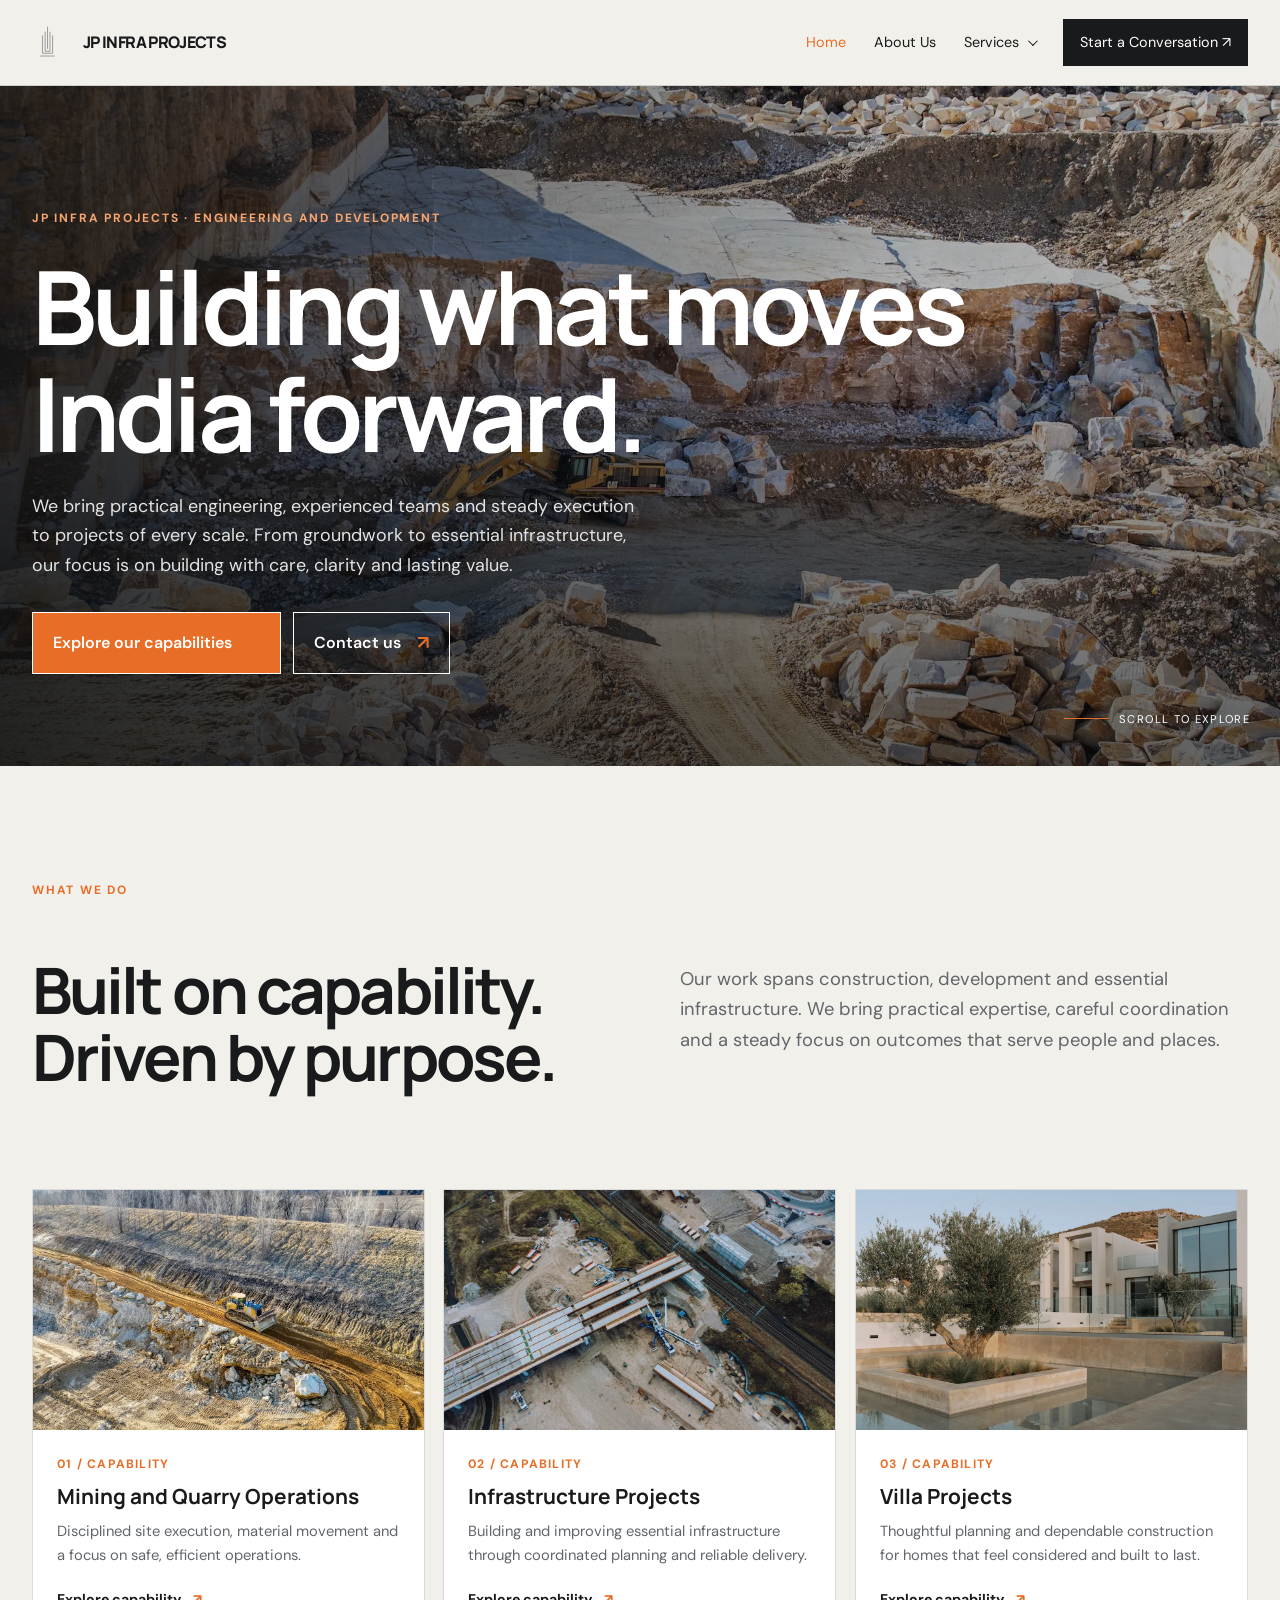
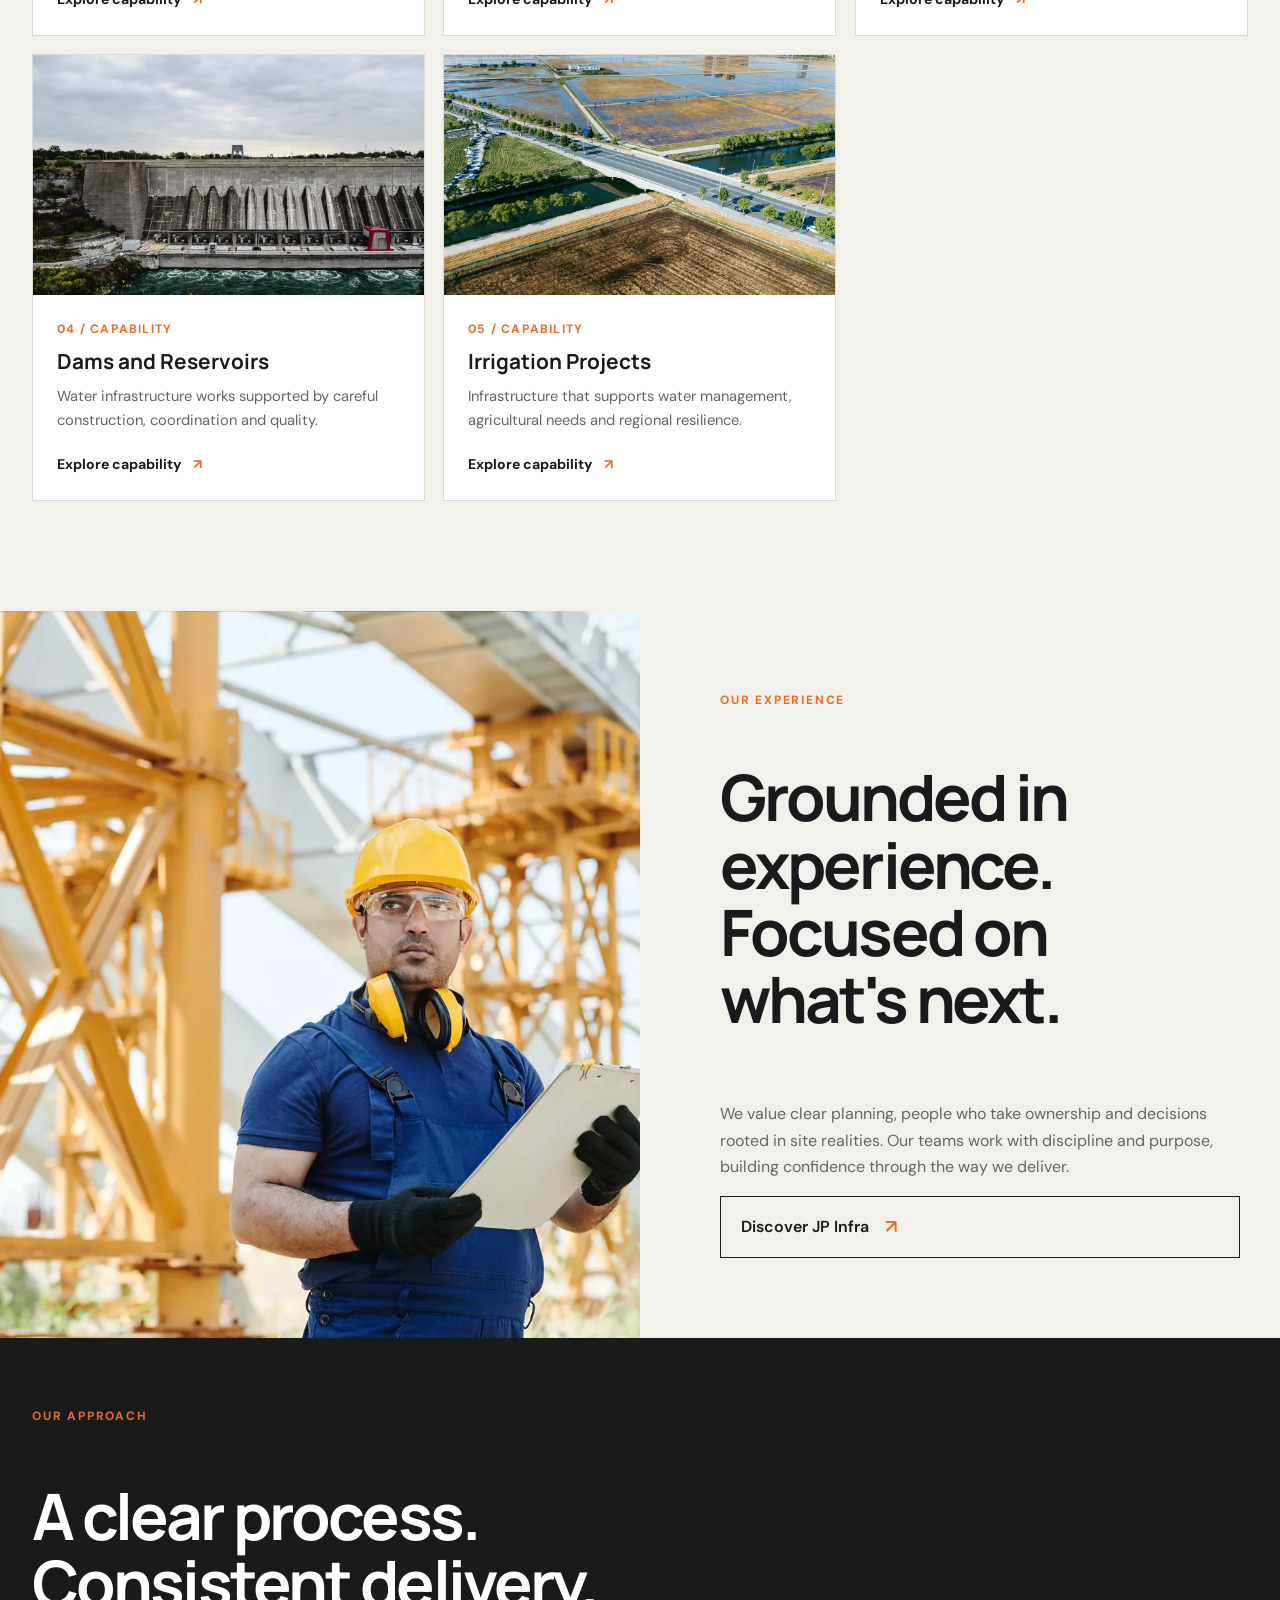
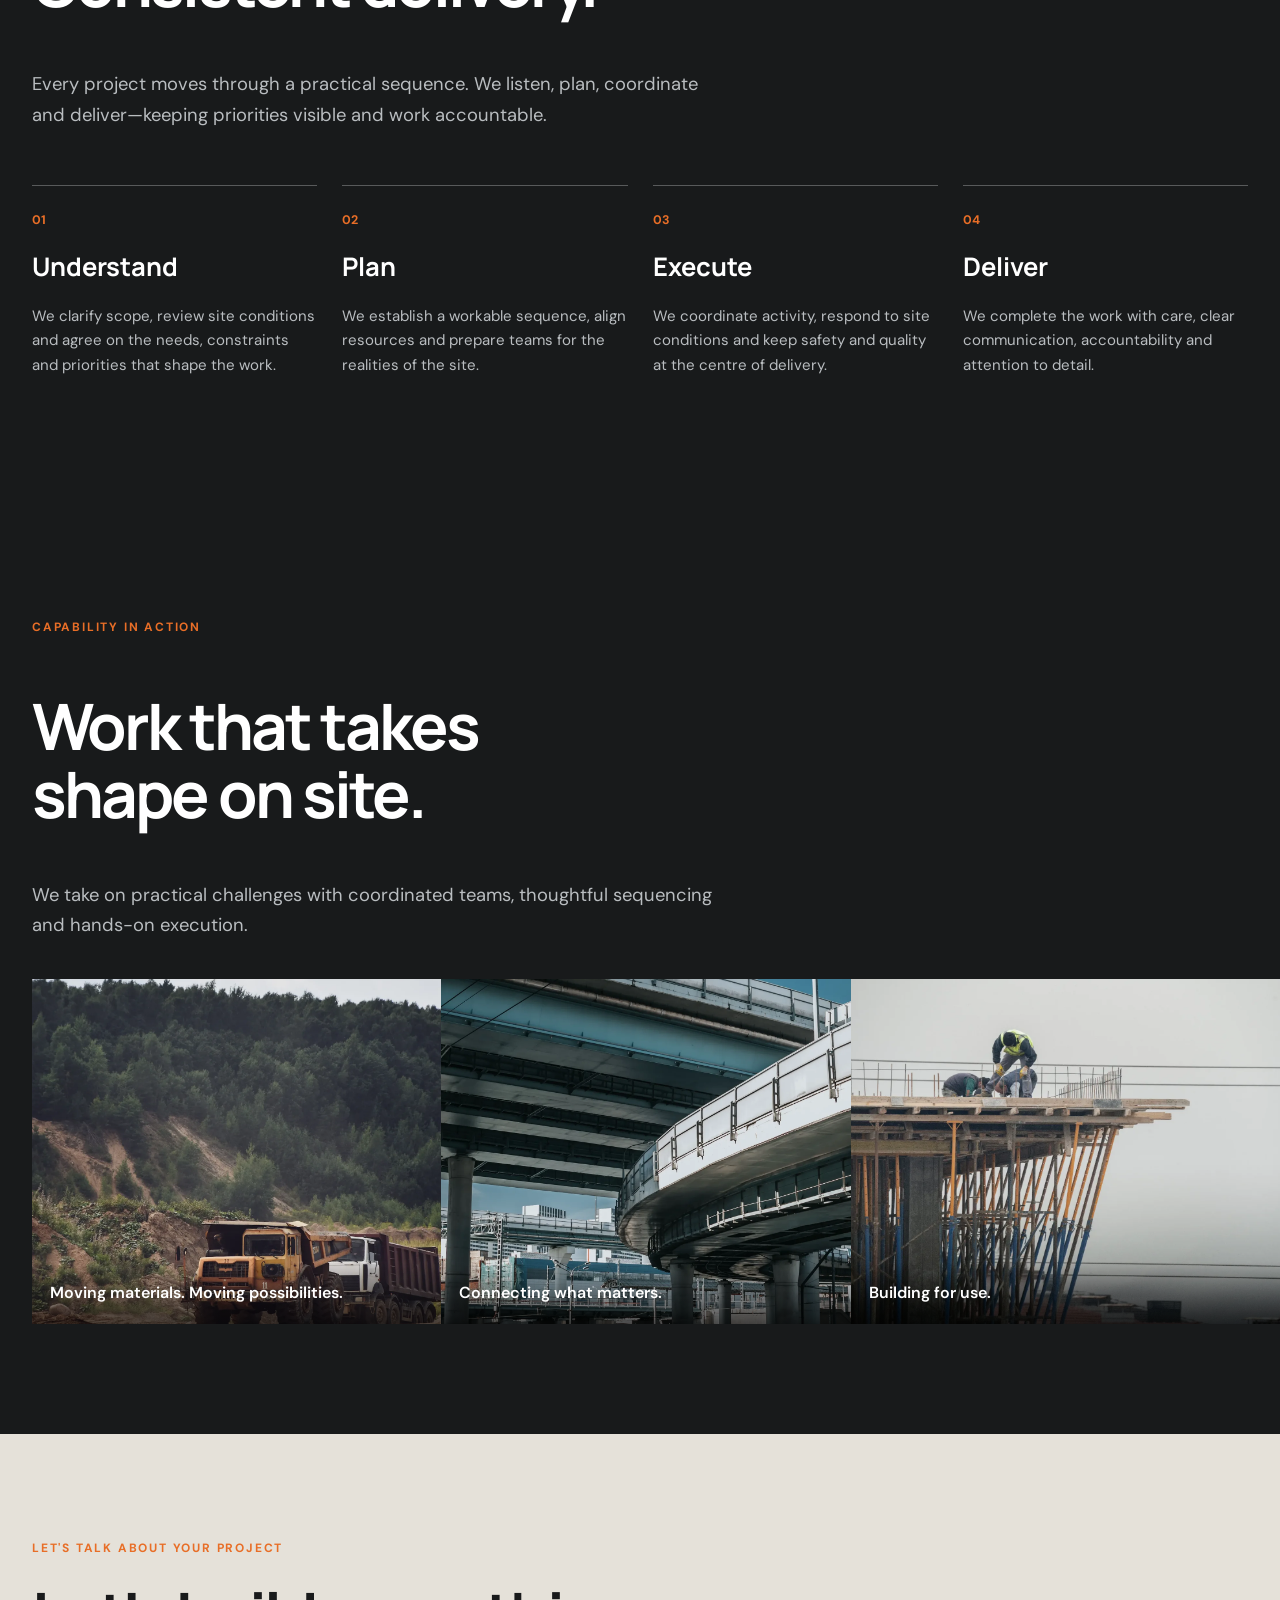
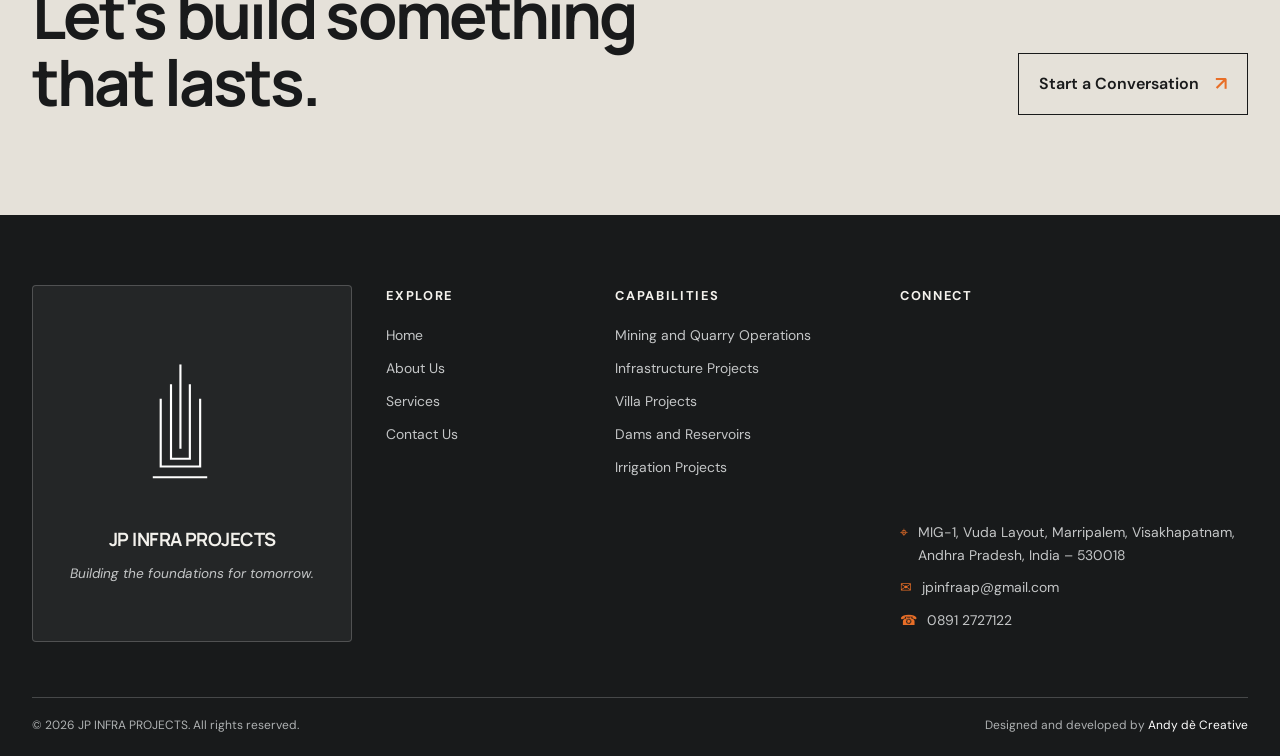
<file: index.html>
<!DOCTYPE html><html lang="en"><head><meta charset="UTF-8"><meta name="viewport" content="width=device-width, initial-scale=1"><meta name="description" content="JP Infra Projects — Engineering, construction, infrastructure and development in India."><meta name="theme-color" content="#181a1b"><title>JP Infra Projects | JP INFRA PROJECTS</title><link rel="icon" type="image/svg+xml" href="assets/jp-infra-logo.svg"><link rel="stylesheet" href="assets/styles.css"></head><body data-page="home"><div id="app"></div><script src="assets/site.js"></script></body></html>
</file>
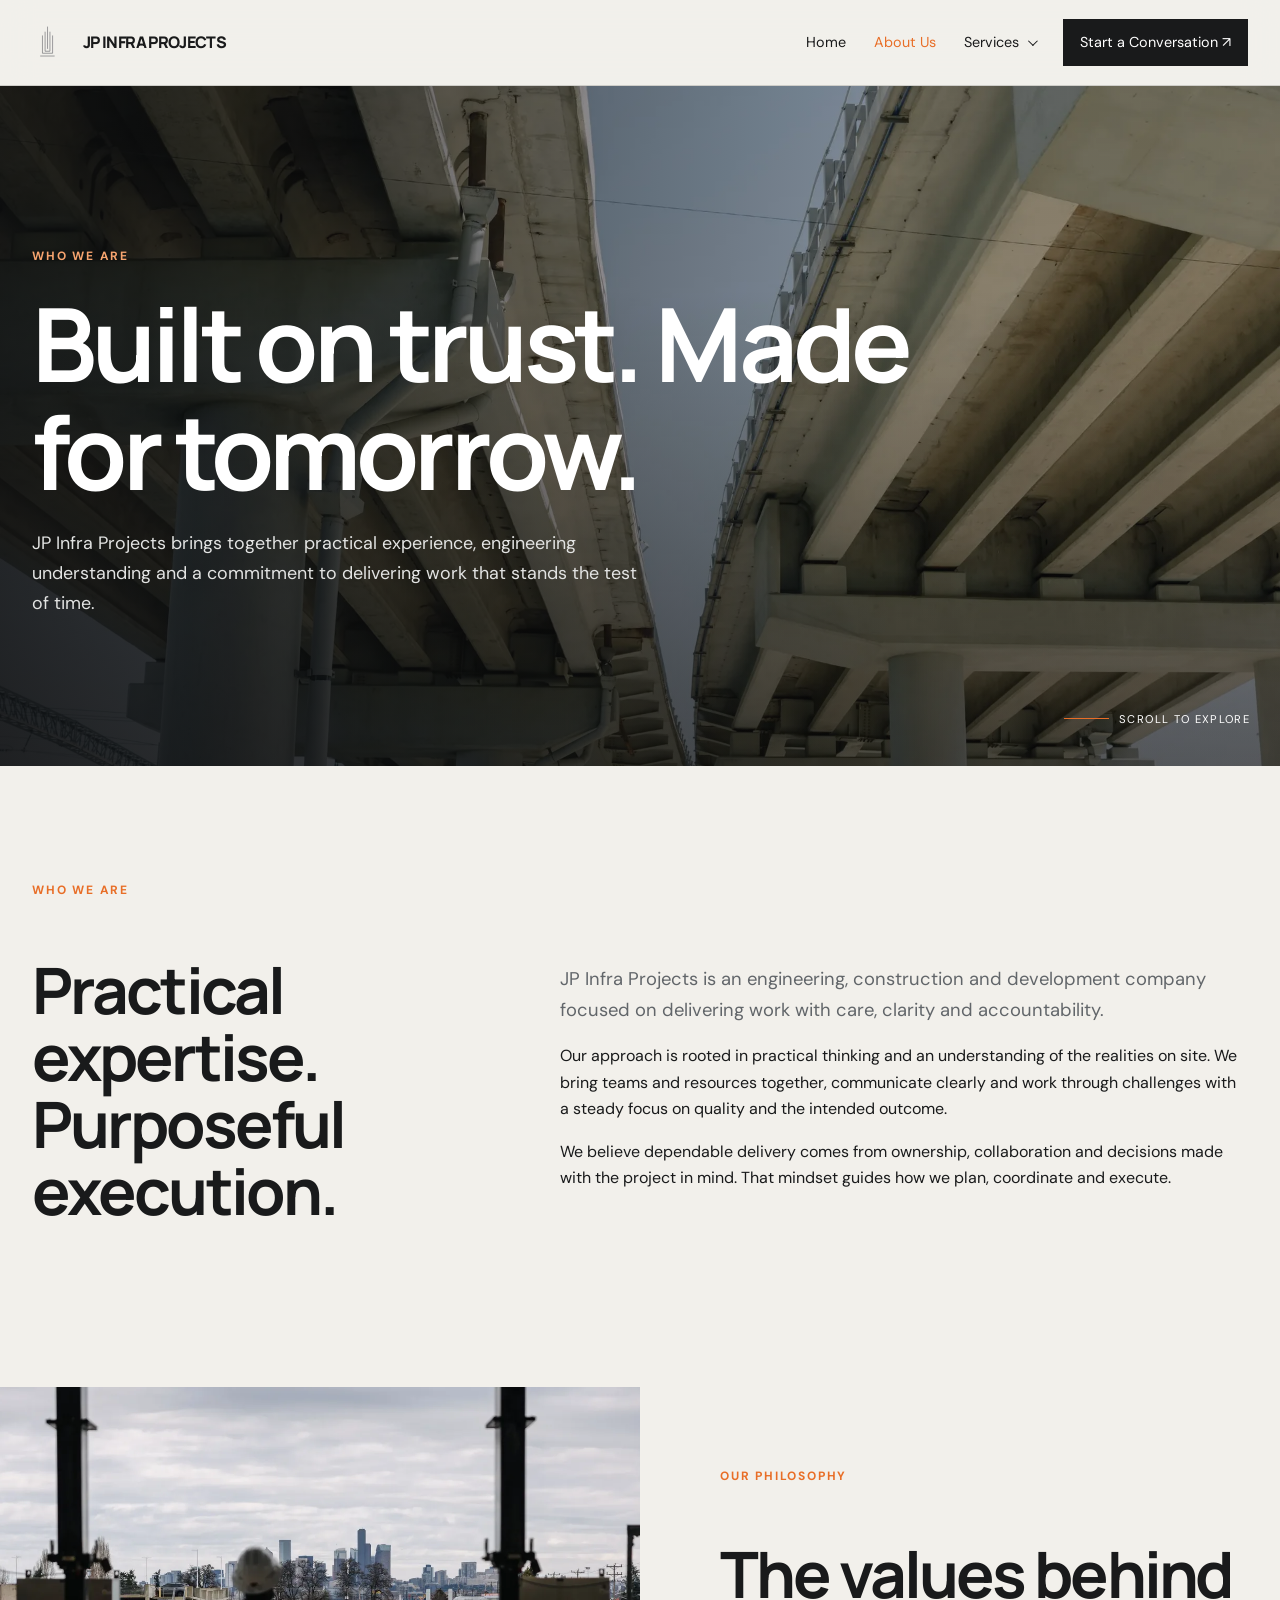
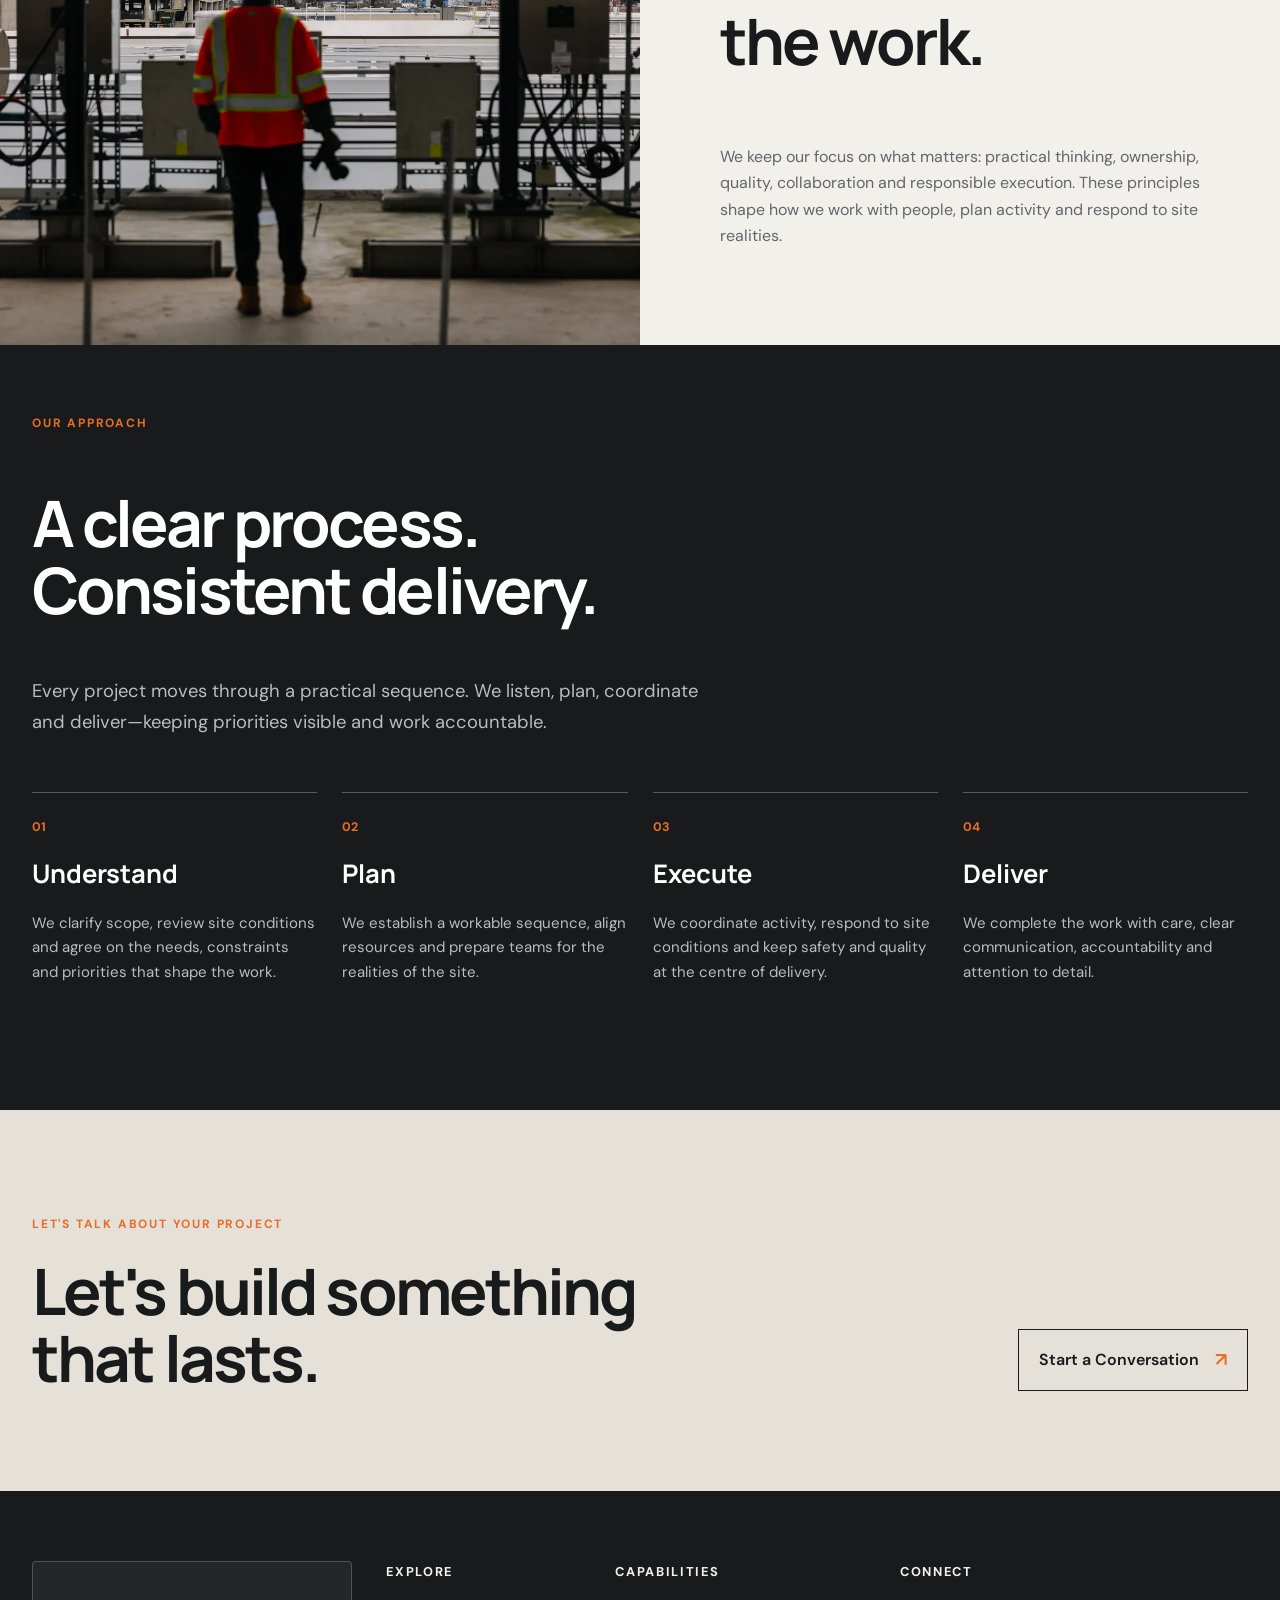
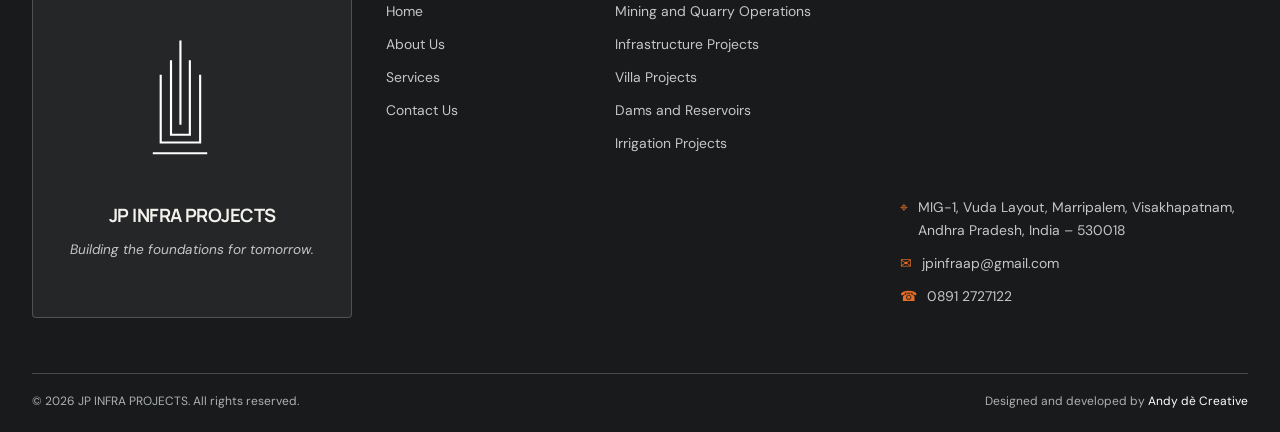
<file: about.html>
<!DOCTYPE html><html lang="en"><head><meta charset="UTF-8"><meta name="viewport" content="width=device-width, initial-scale=1"><meta name="description" content="JP Infra Projects — Engineering, construction, infrastructure and development in India."><meta name="theme-color" content="#181a1b"><title>About | JP INFRA PROJECTS</title><link rel="icon" type="image/svg+xml" href="assets/jp-infra-logo.svg"><link rel="stylesheet" href="assets/styles.css"></head><body data-page="about"><div id="app"></div><script src="assets/site.js"></script></body></html>
</file>
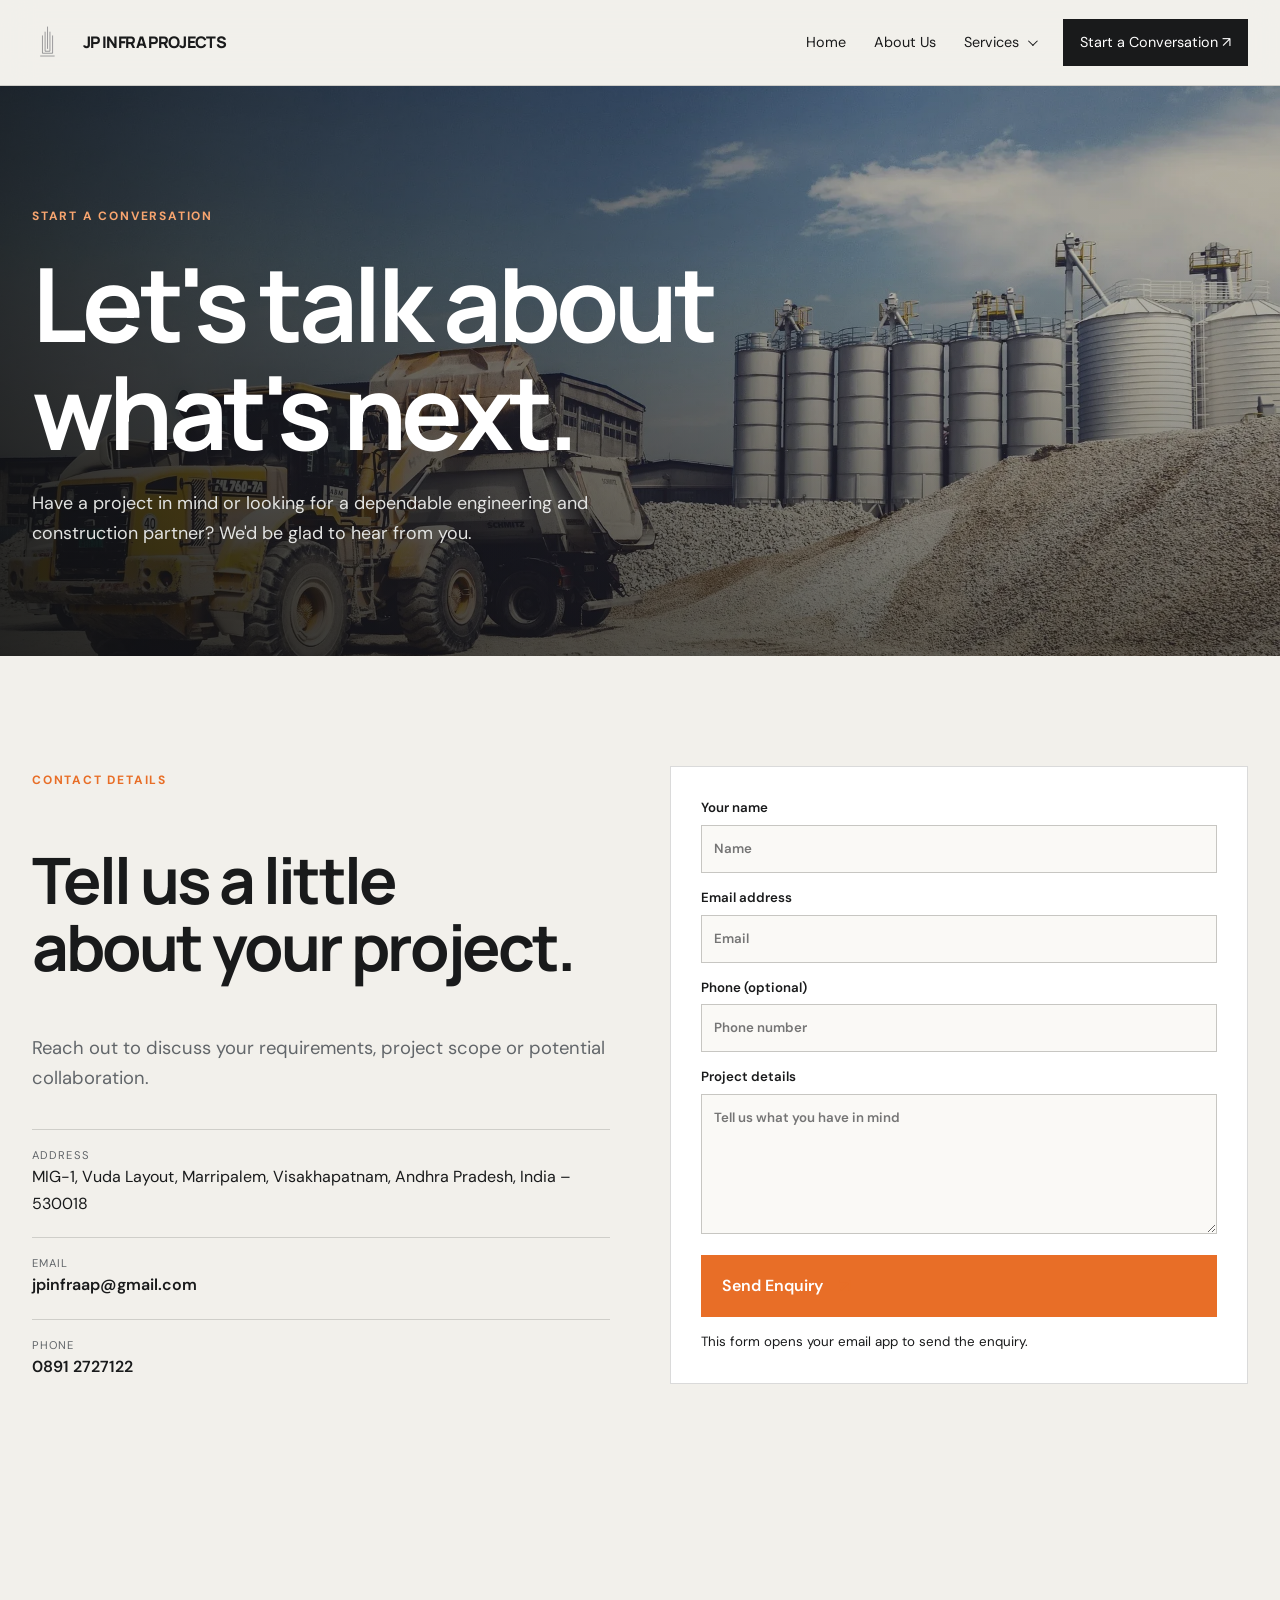
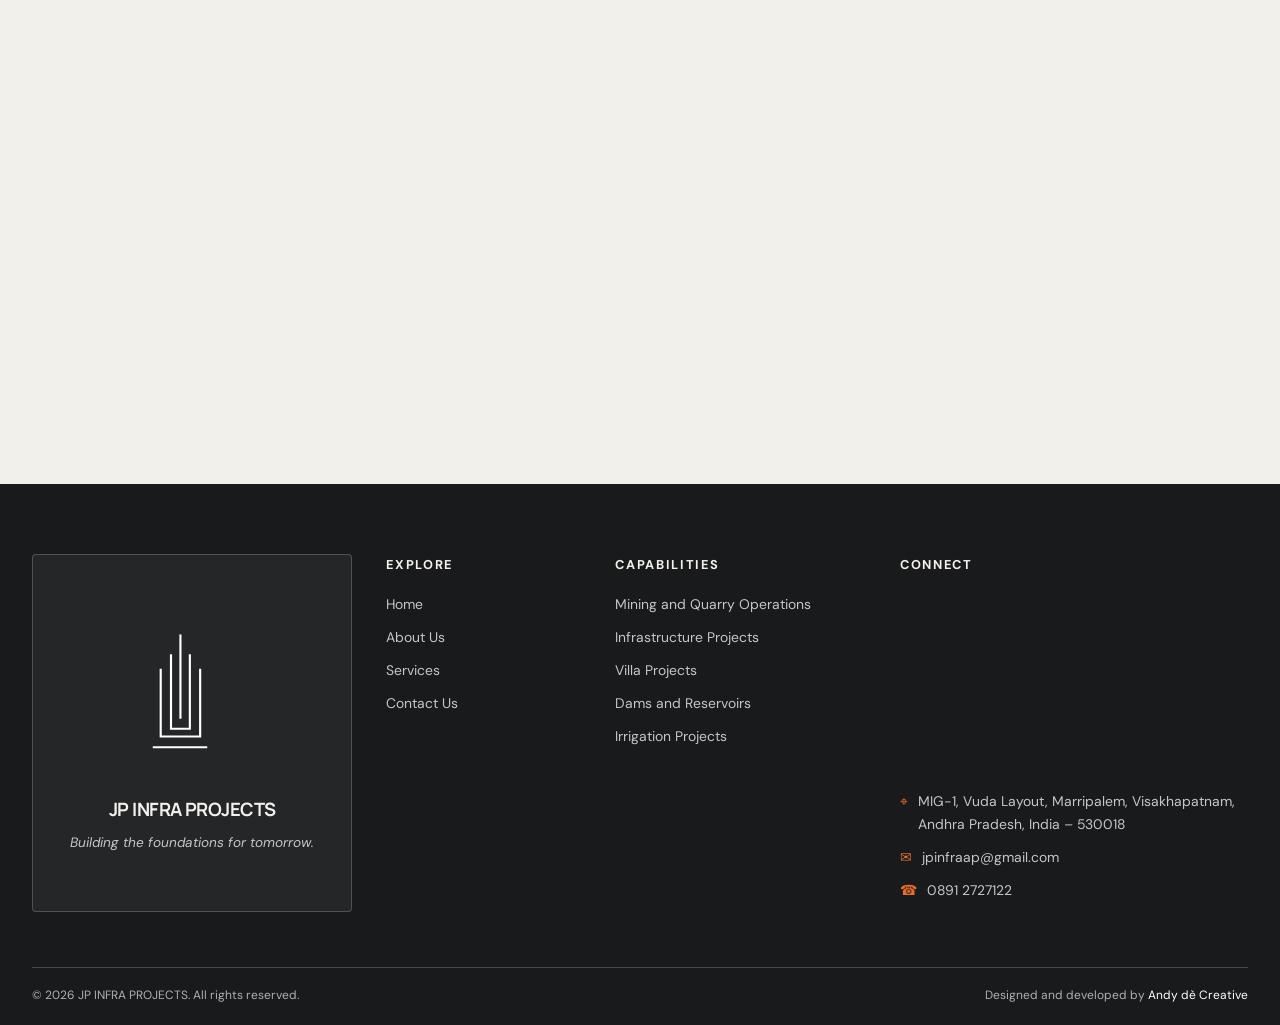
<file: contact.html>
<!DOCTYPE html><html lang="en"><head><meta charset="UTF-8"><meta name="viewport" content="width=device-width, initial-scale=1"><meta name="description" content="JP Infra Projects — Engineering, construction, infrastructure and development in India."><meta name="theme-color" content="#181a1b"><title>Contact | JP INFRA PROJECTS</title><link rel="icon" type="image/svg+xml" href="assets/jp-infra-logo.svg"><link rel="stylesheet" href="assets/styles.css"></head><body data-page="contact"><div id="app"></div><script src="assets/site.js"></script></body></html>
</file>
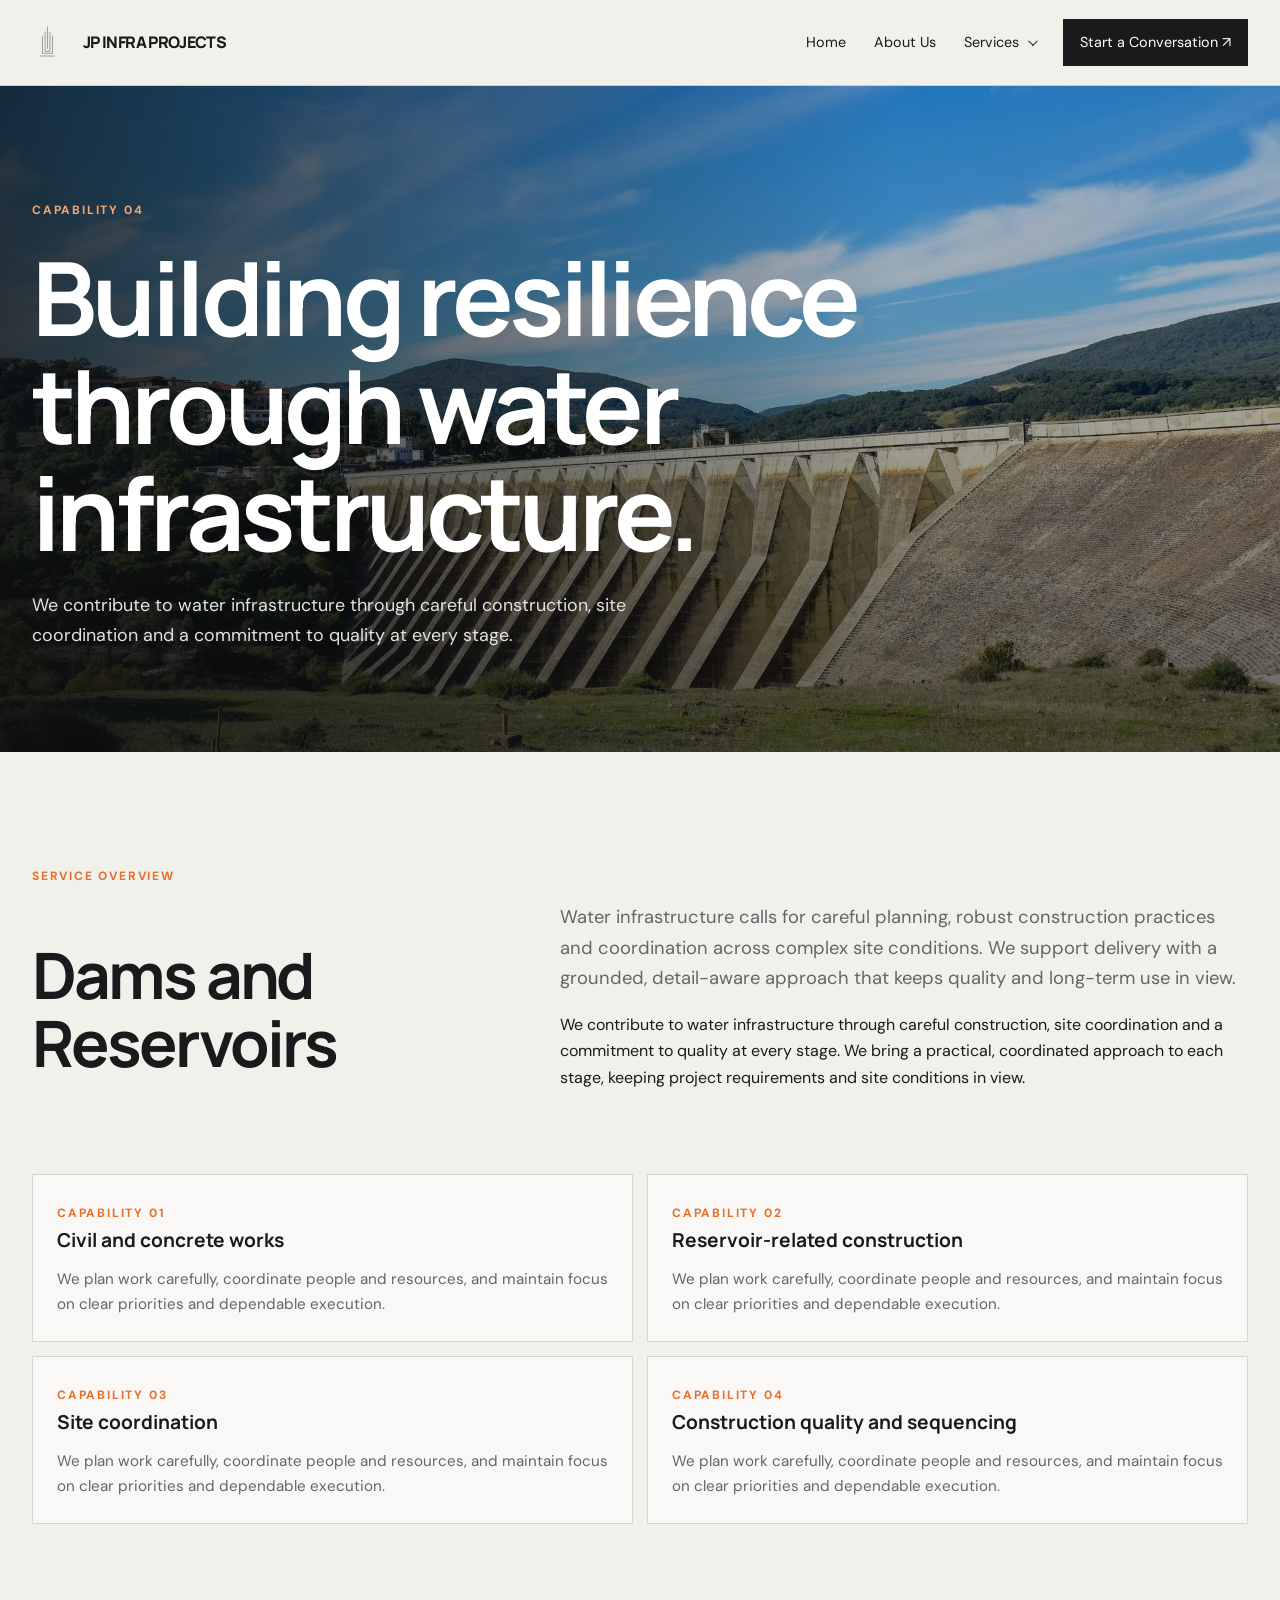
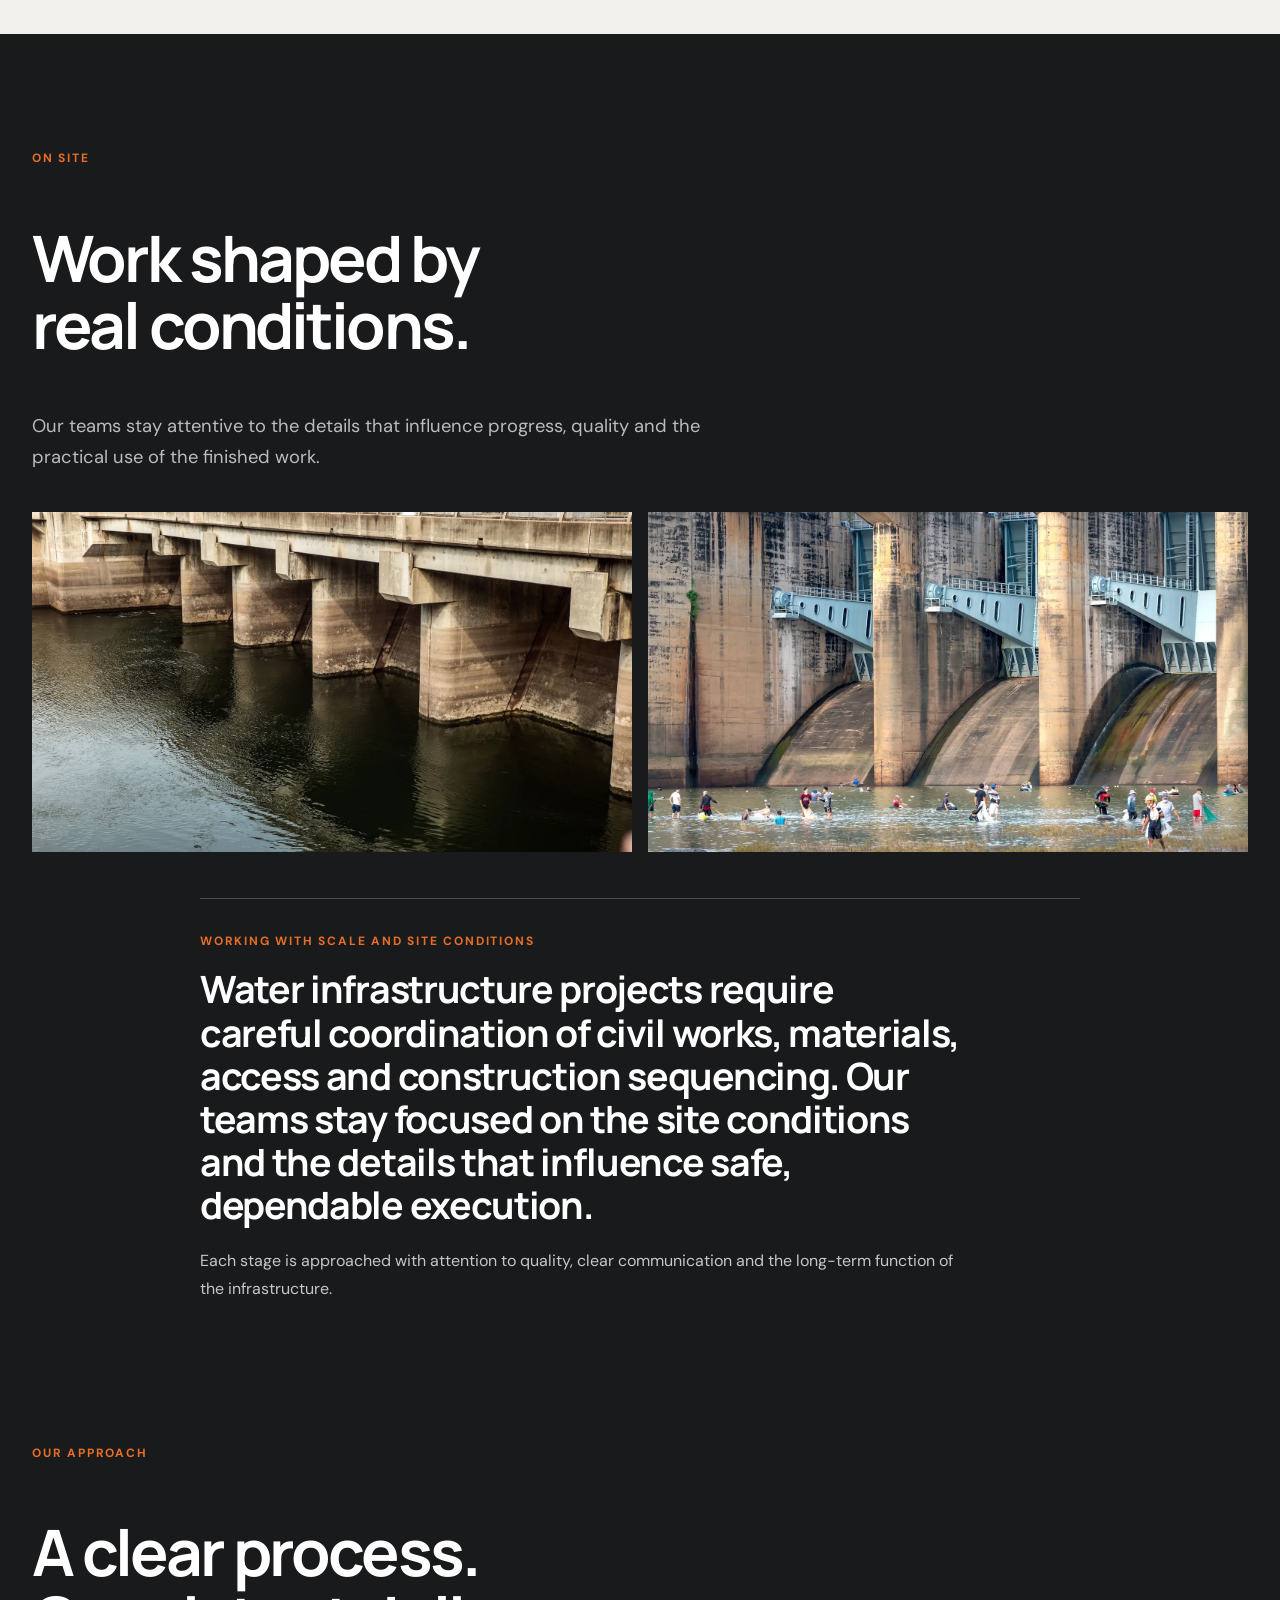
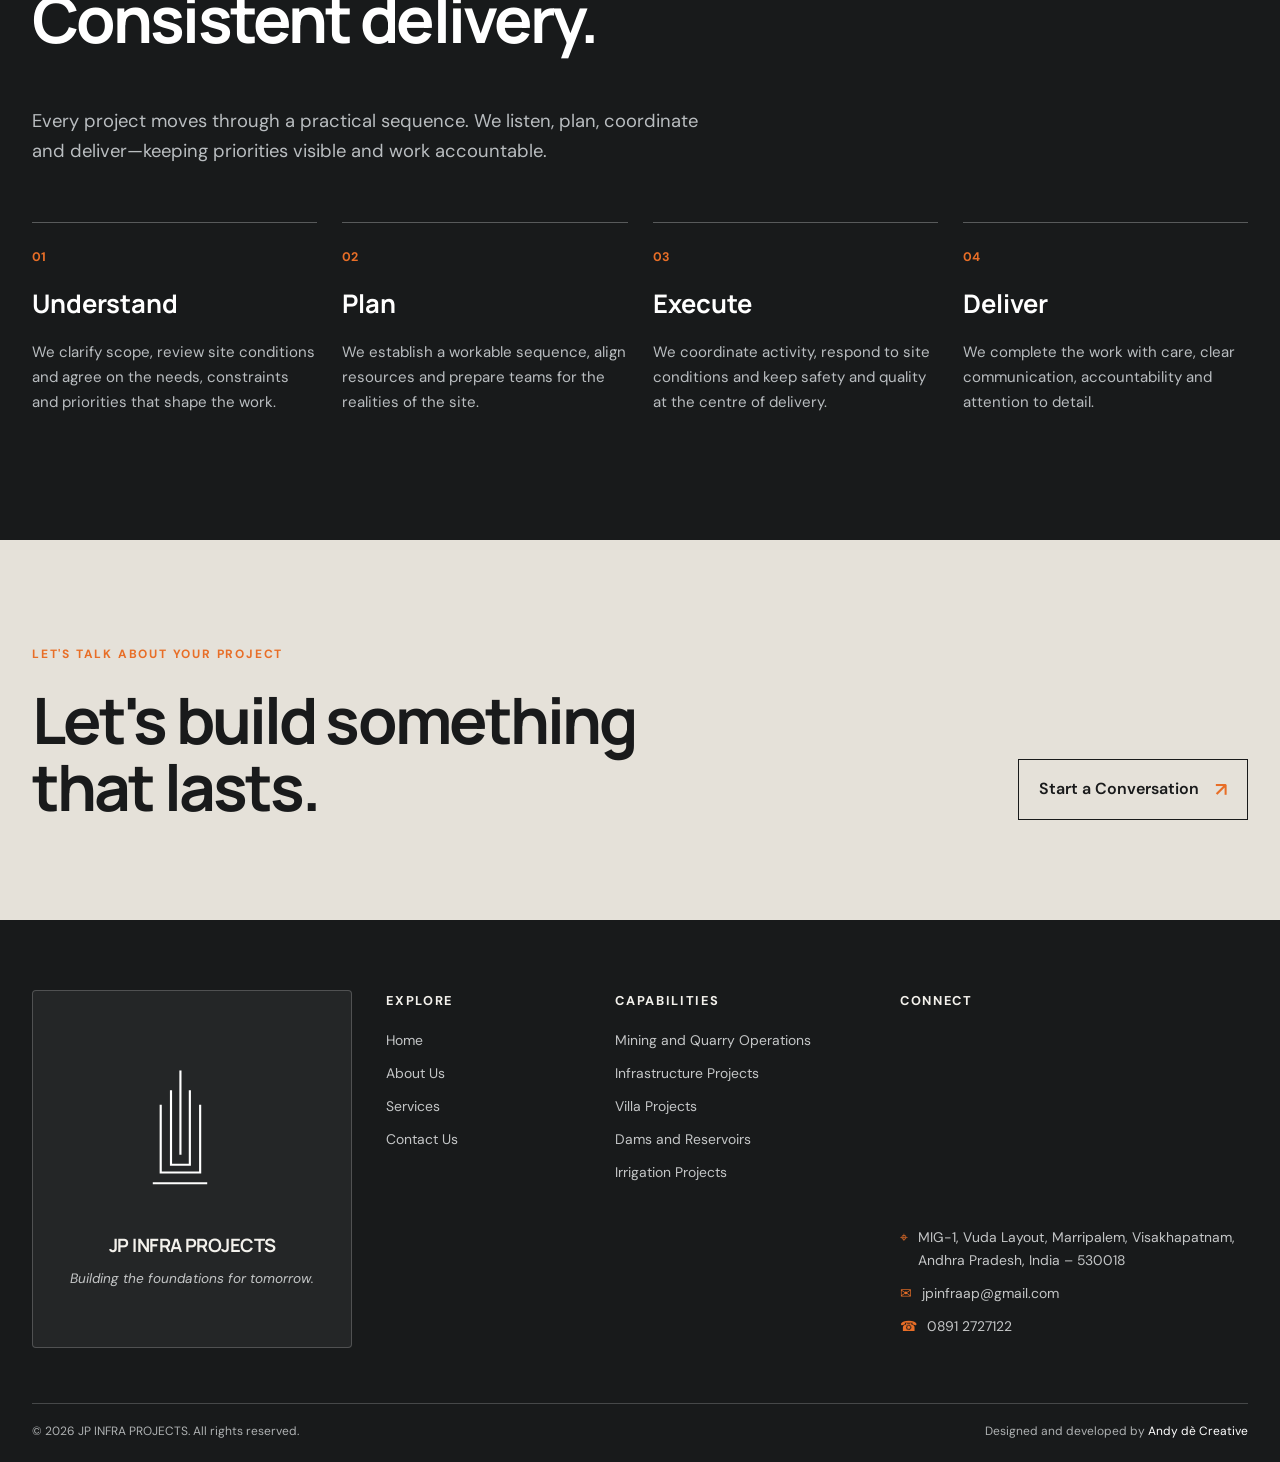
<file: dams.html>
<!DOCTYPE html><html lang="en"><head><meta charset="UTF-8"><meta name="viewport" content="width=device-width, initial-scale=1"><meta name="description" content="JP Infra Projects — Engineering, construction, infrastructure and development in India."><meta name="theme-color" content="#181a1b"><title>Dams | JP INFRA PROJECTS</title><link rel="icon" type="image/svg+xml" href="assets/jp-infra-logo.svg"><link rel="stylesheet" href="assets/styles.css"></head><body data-page="dams"><div id="app"></div><script src="assets/site.js"></script></body></html>
</file>
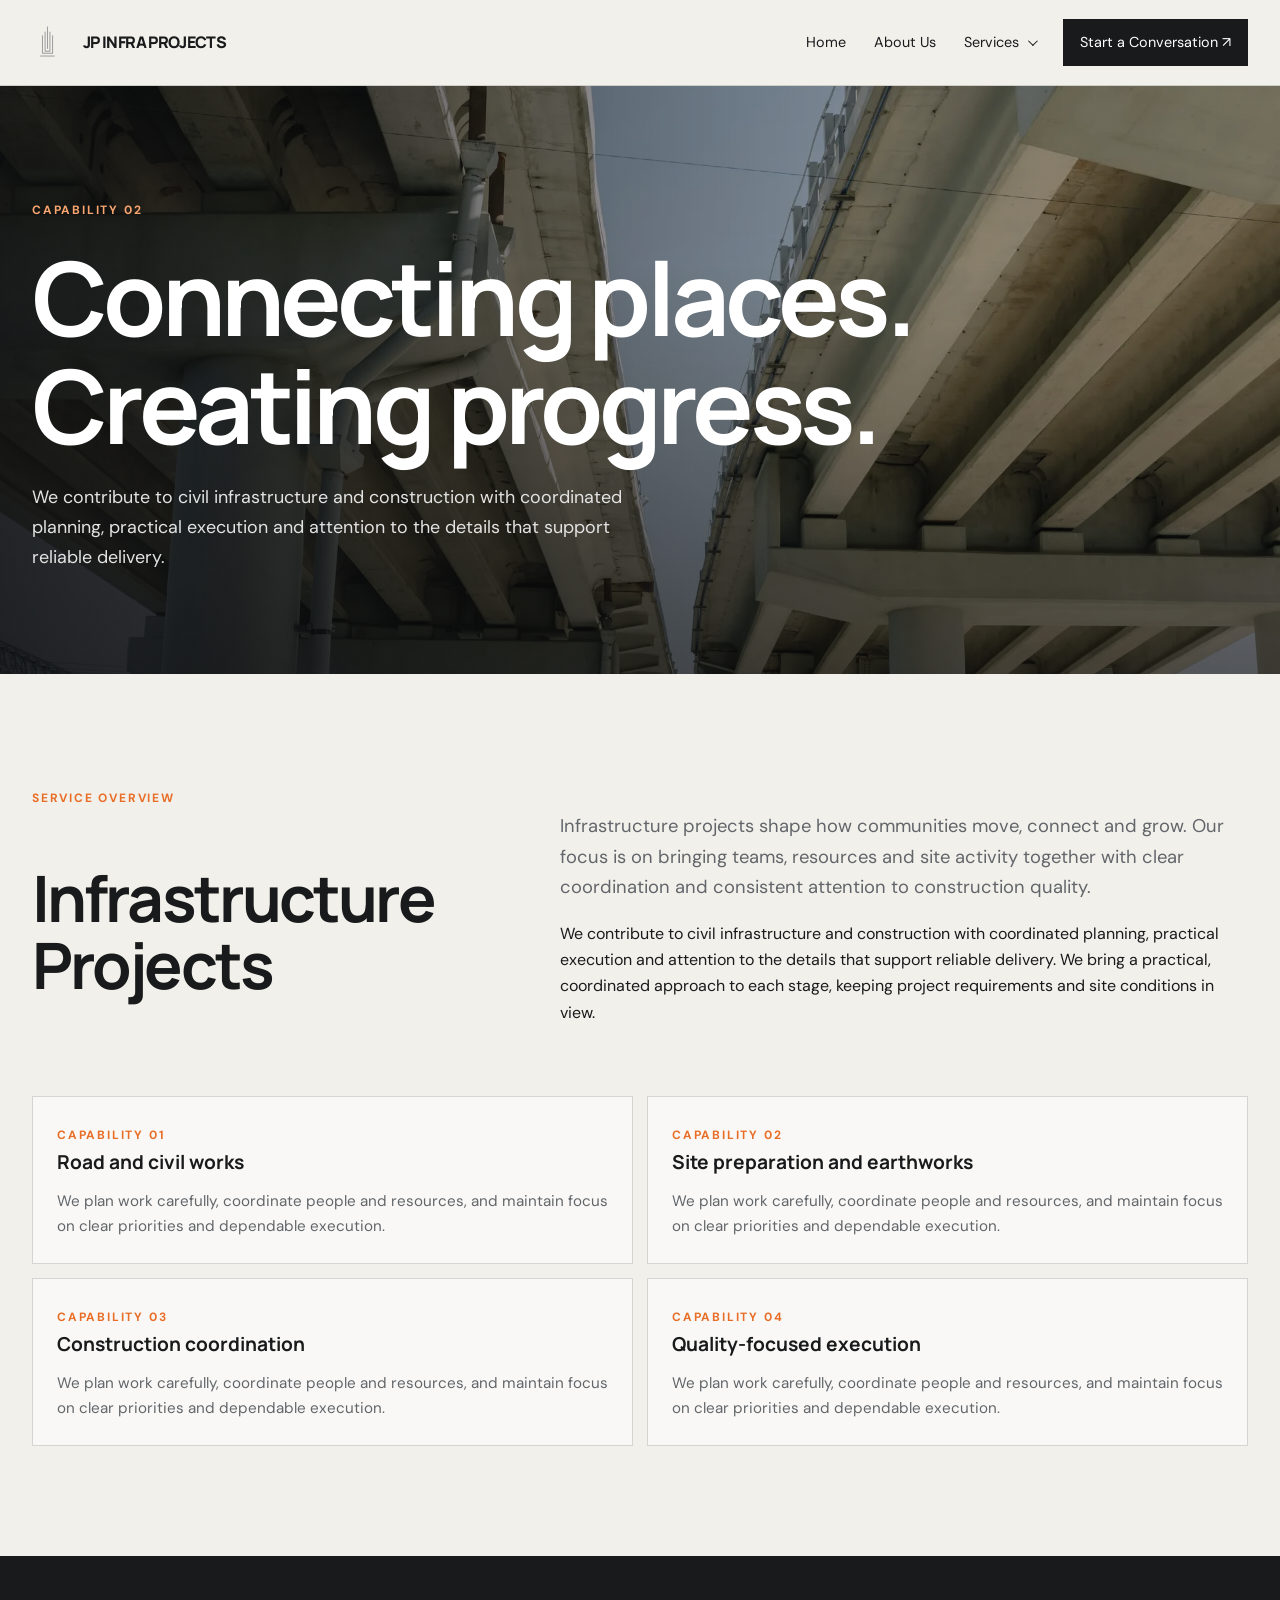
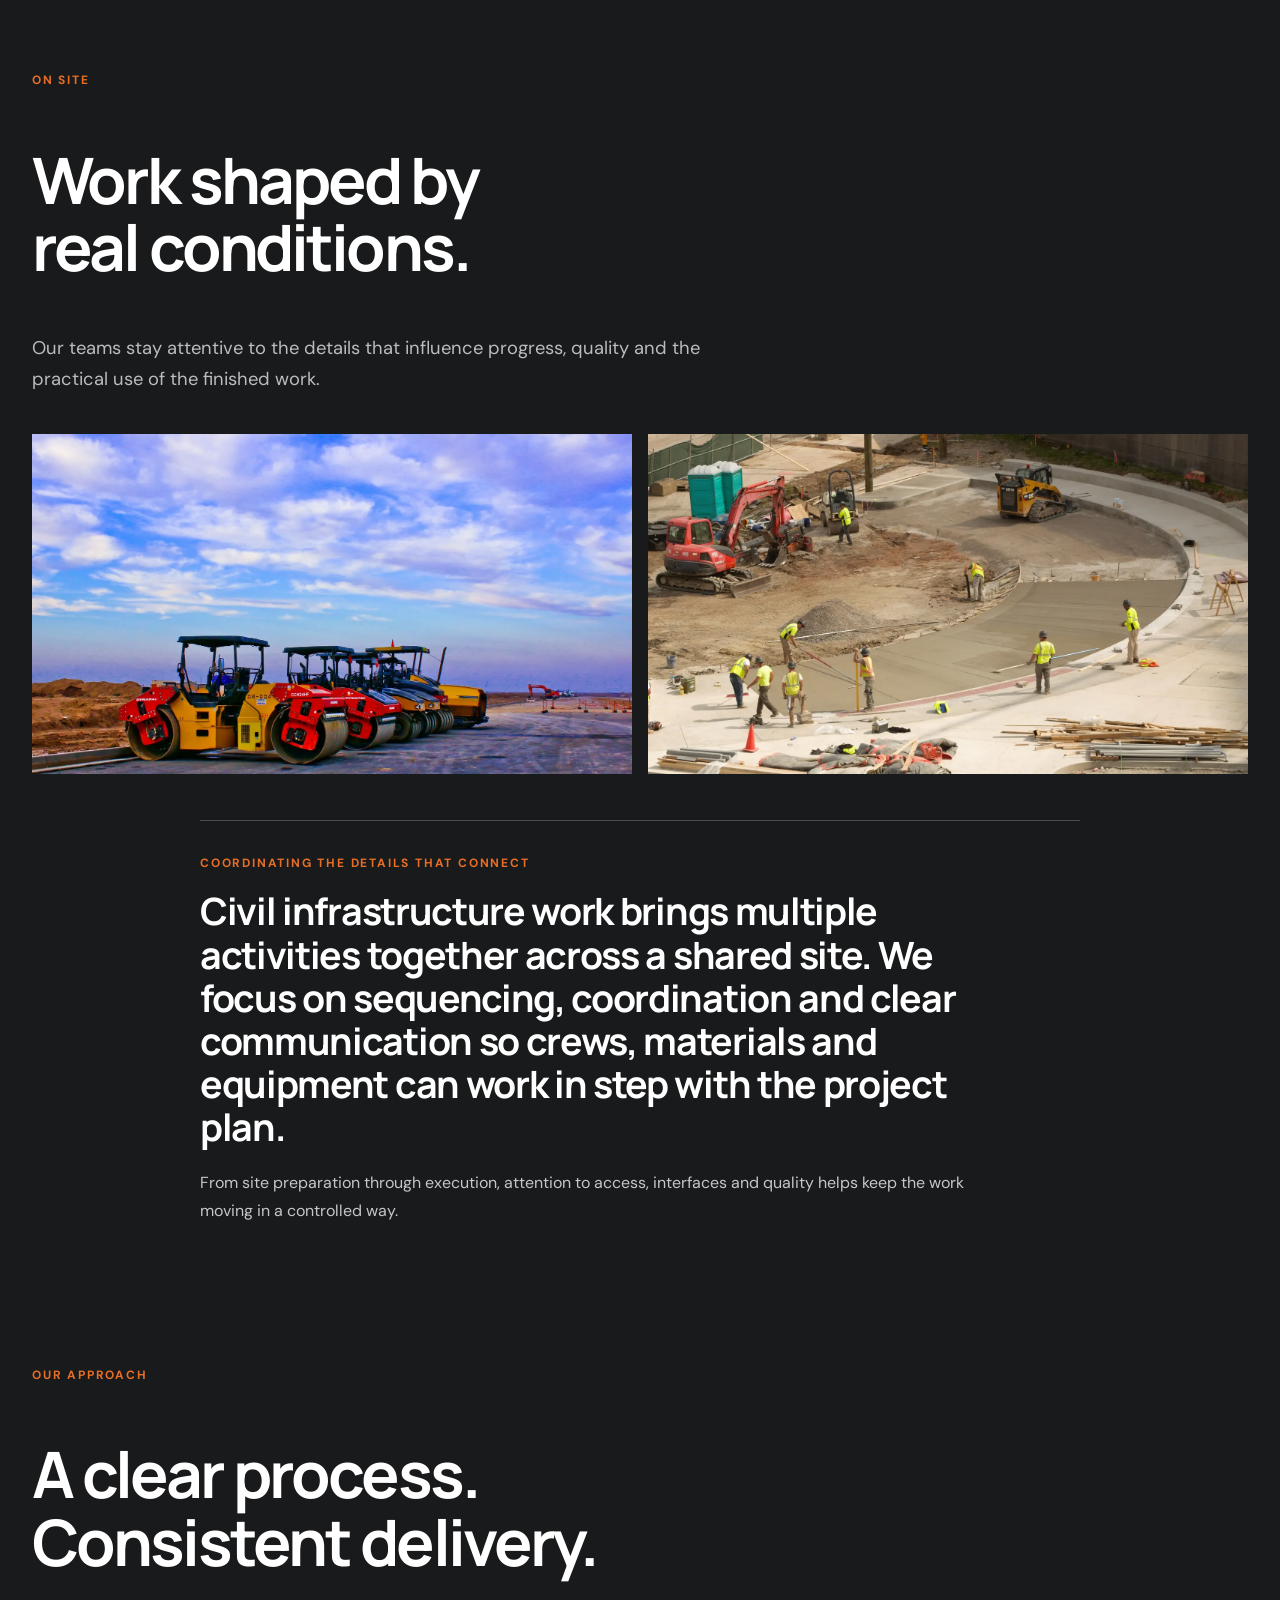
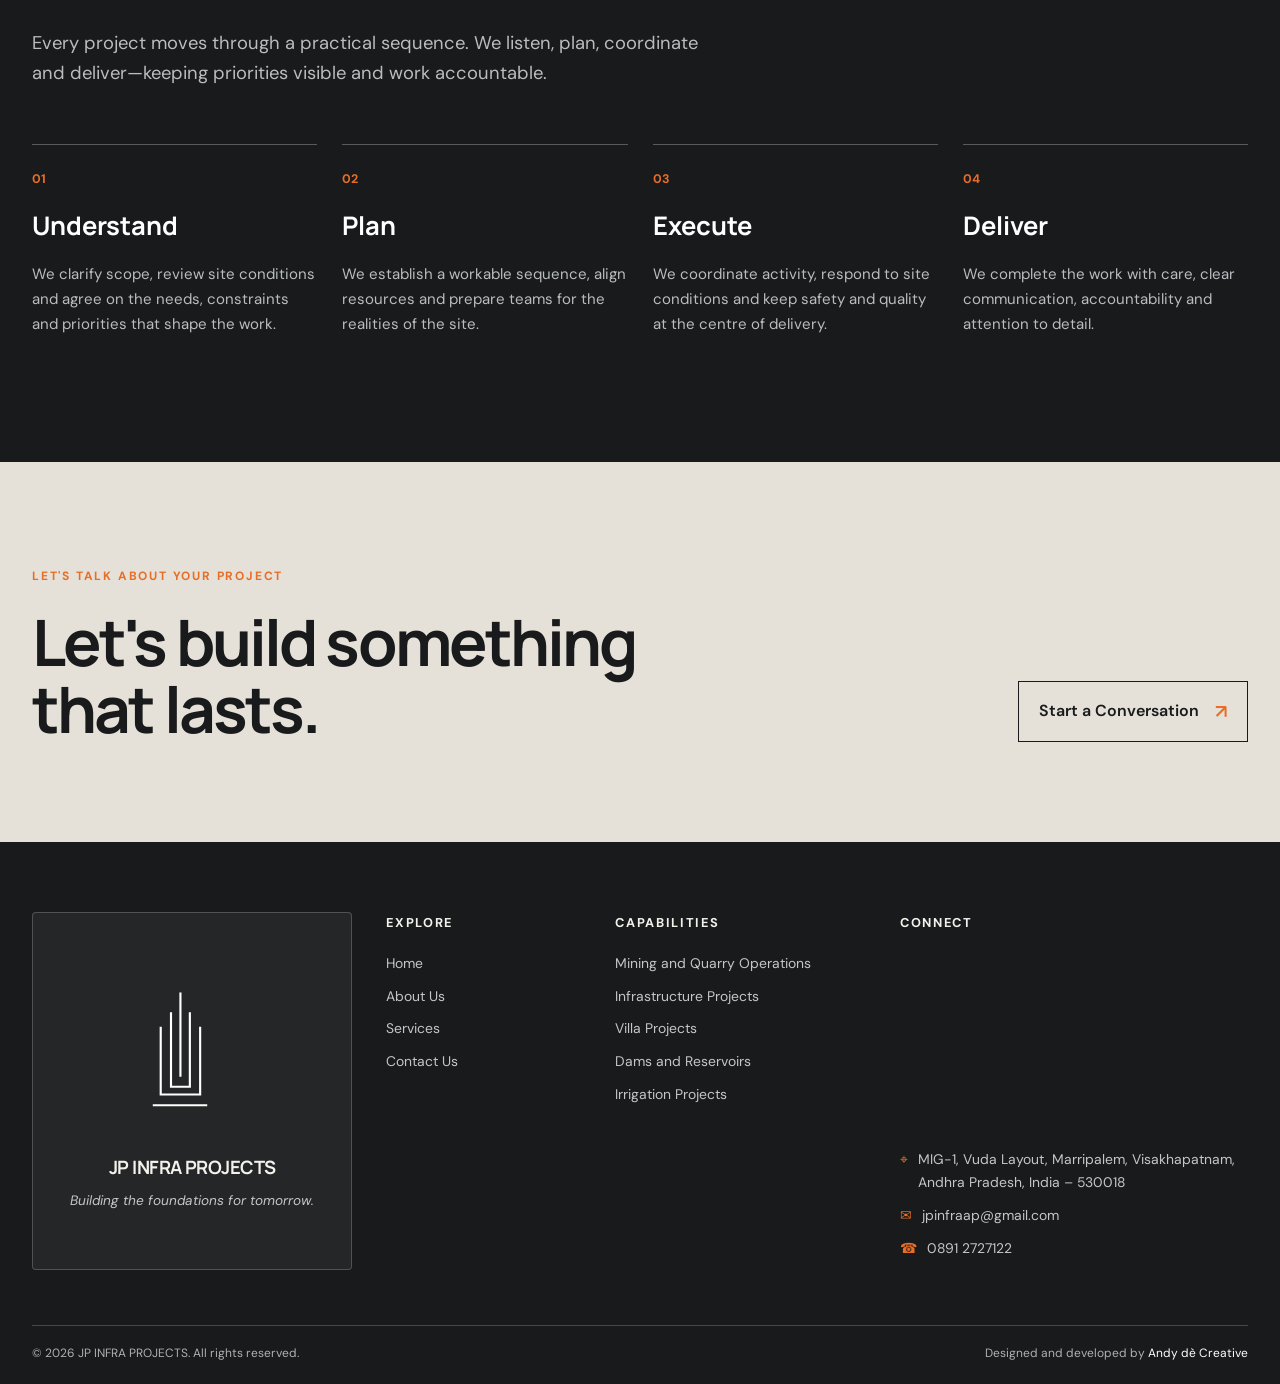
<file: infrastructure.html>
<!DOCTYPE html><html lang="en"><head><meta charset="UTF-8"><meta name="viewport" content="width=device-width, initial-scale=1"><meta name="description" content="JP Infra Projects — Engineering, construction, infrastructure and development in India."><meta name="theme-color" content="#181a1b"><title>Infrastructure | JP INFRA PROJECTS</title><link rel="icon" type="image/svg+xml" href="assets/jp-infra-logo.svg"><link rel="stylesheet" href="assets/styles.css"></head><body data-page="infrastructure"><div id="app"></div><script src="assets/site.js"></script></body></html>
</file>
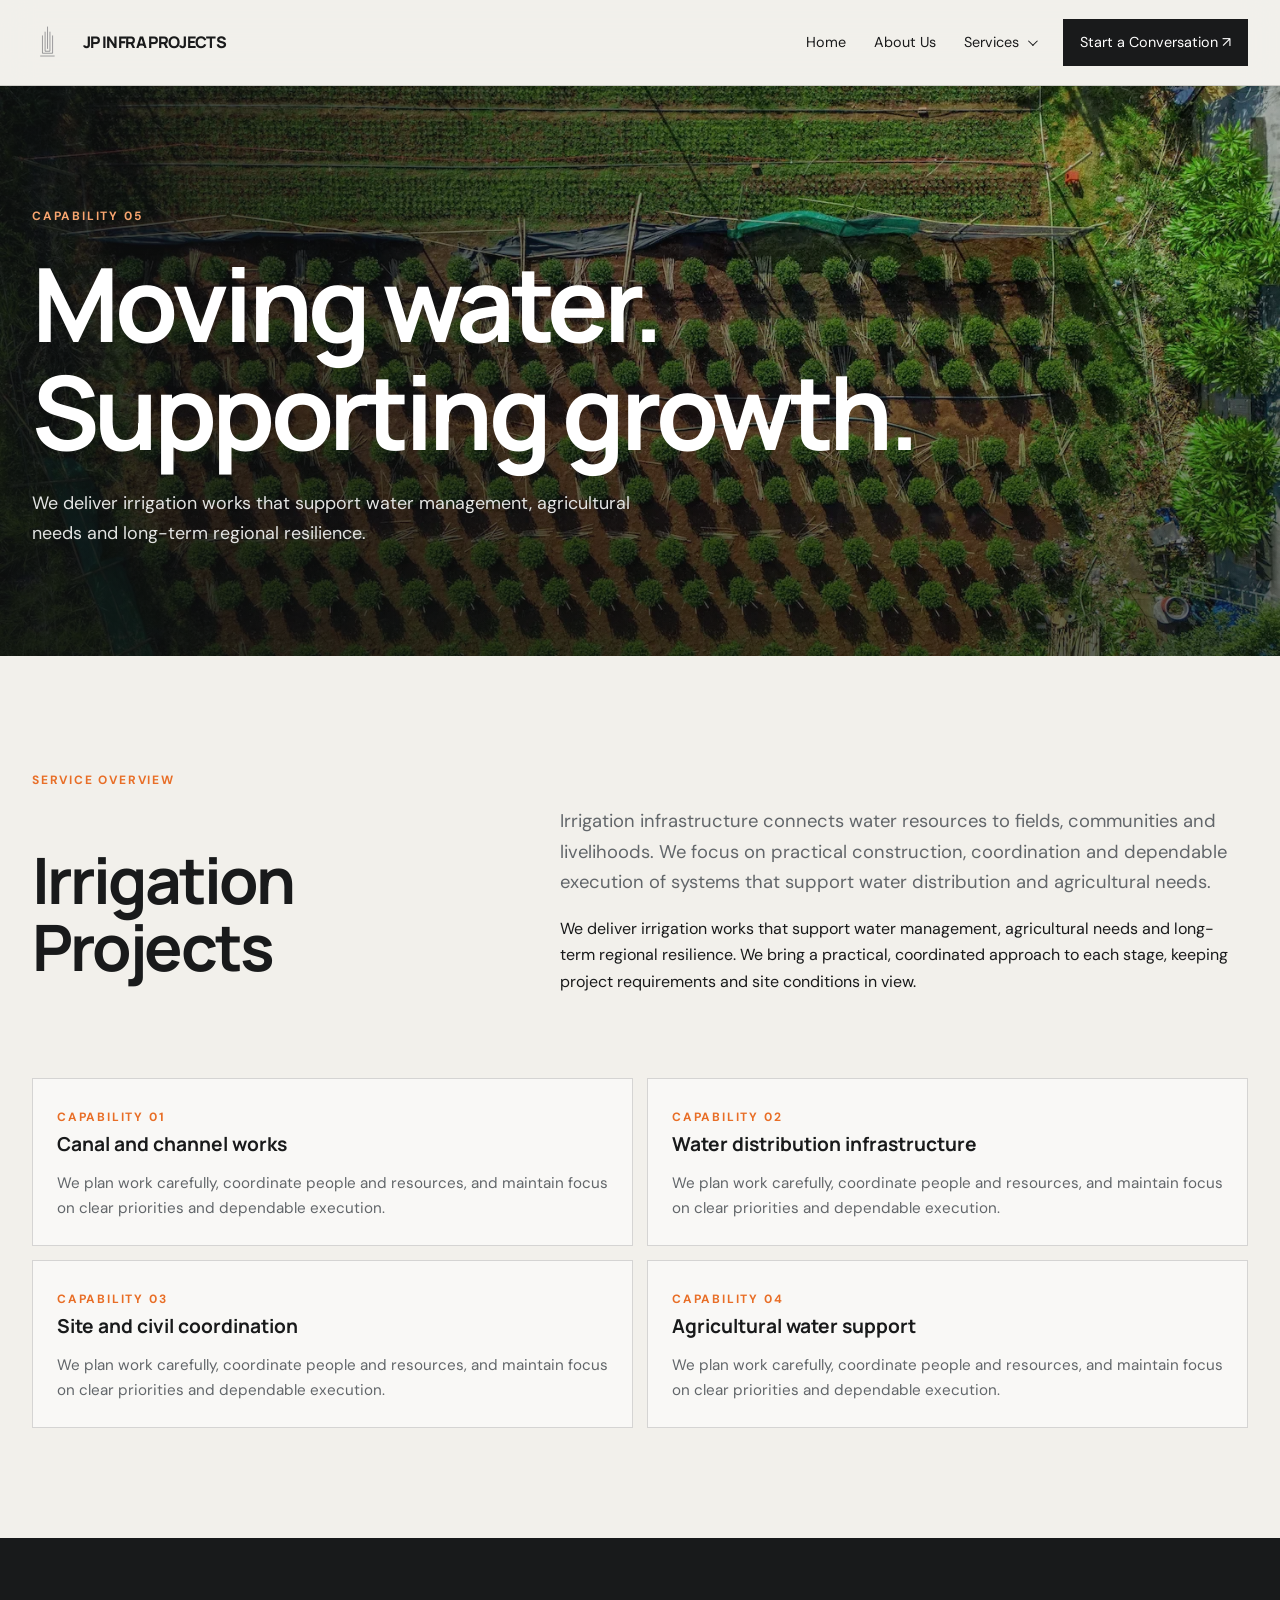
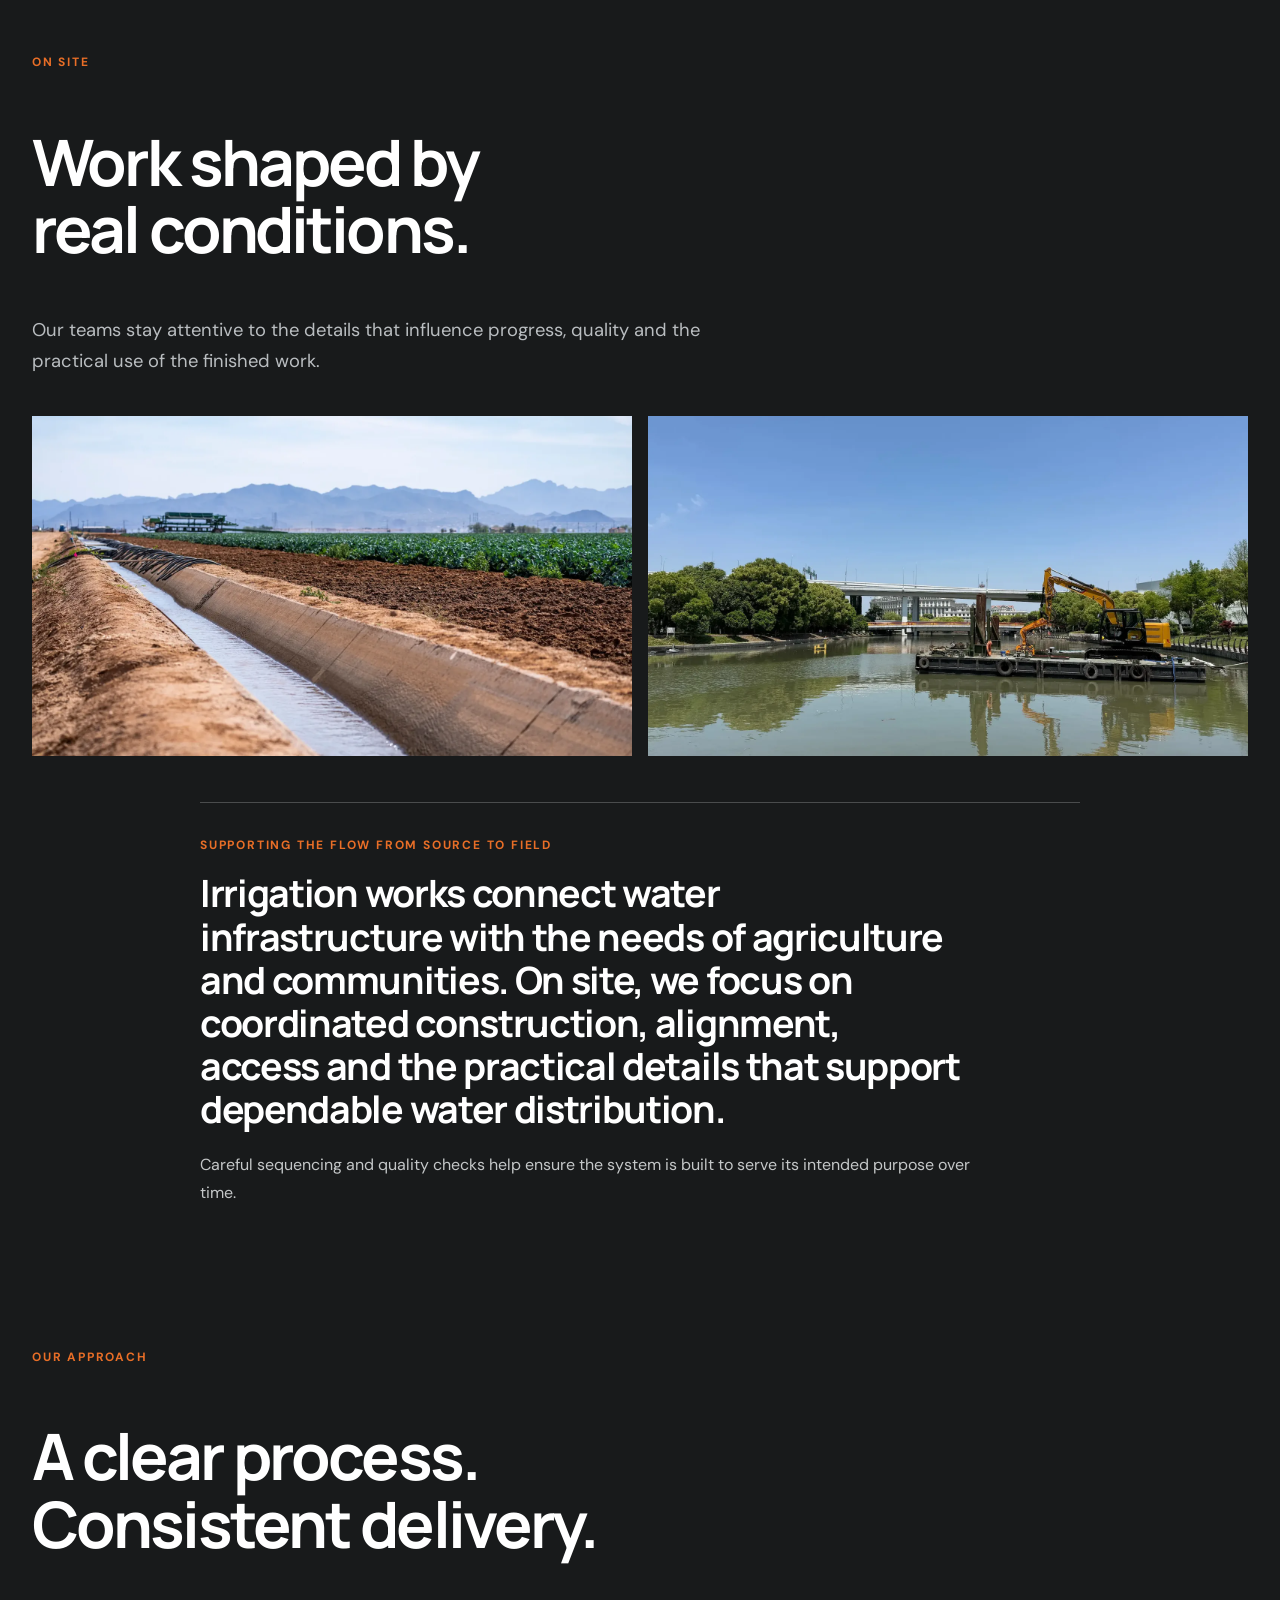
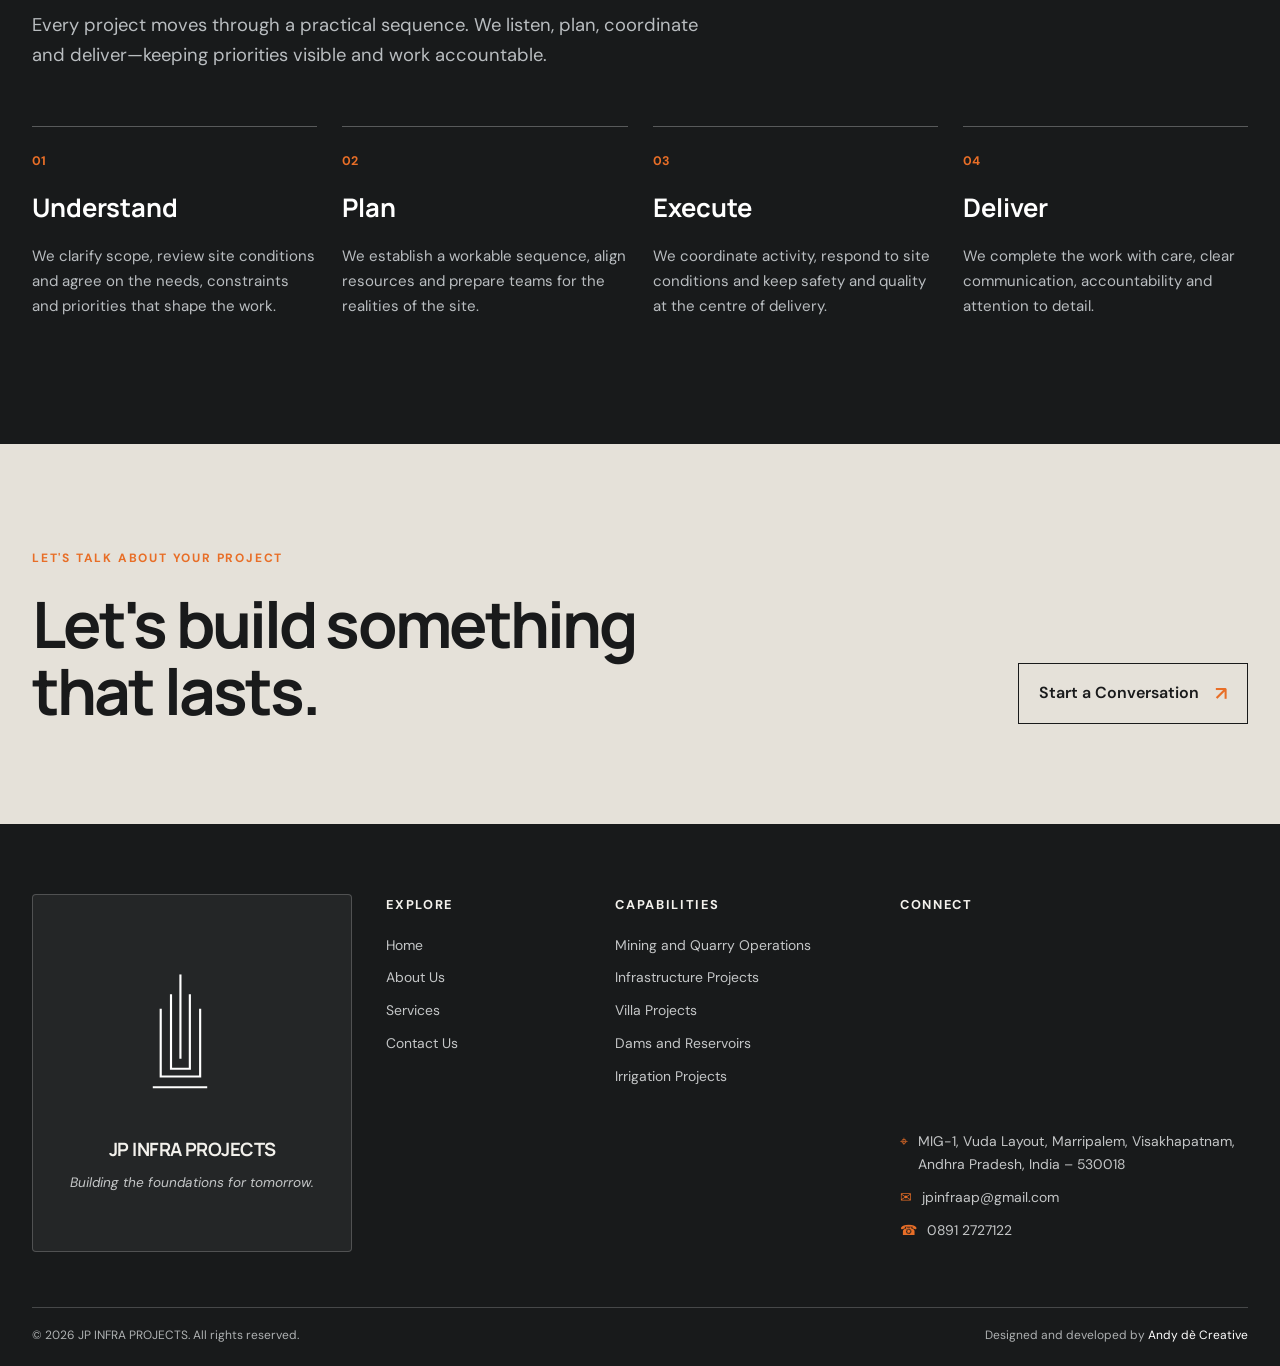
<file: irrigation.html>
<!DOCTYPE html><html lang="en"><head><meta charset="UTF-8"><meta name="viewport" content="width=device-width, initial-scale=1"><meta name="description" content="JP Infra Projects — Engineering, construction, infrastructure and development in India."><meta name="theme-color" content="#181a1b"><title>Irrigation | JP INFRA PROJECTS</title><link rel="icon" type="image/svg+xml" href="assets/jp-infra-logo.svg"><link rel="stylesheet" href="assets/styles.css"></head><body data-page="irrigation"><div id="app"></div><script src="assets/site.js"></script></body></html>
</file>
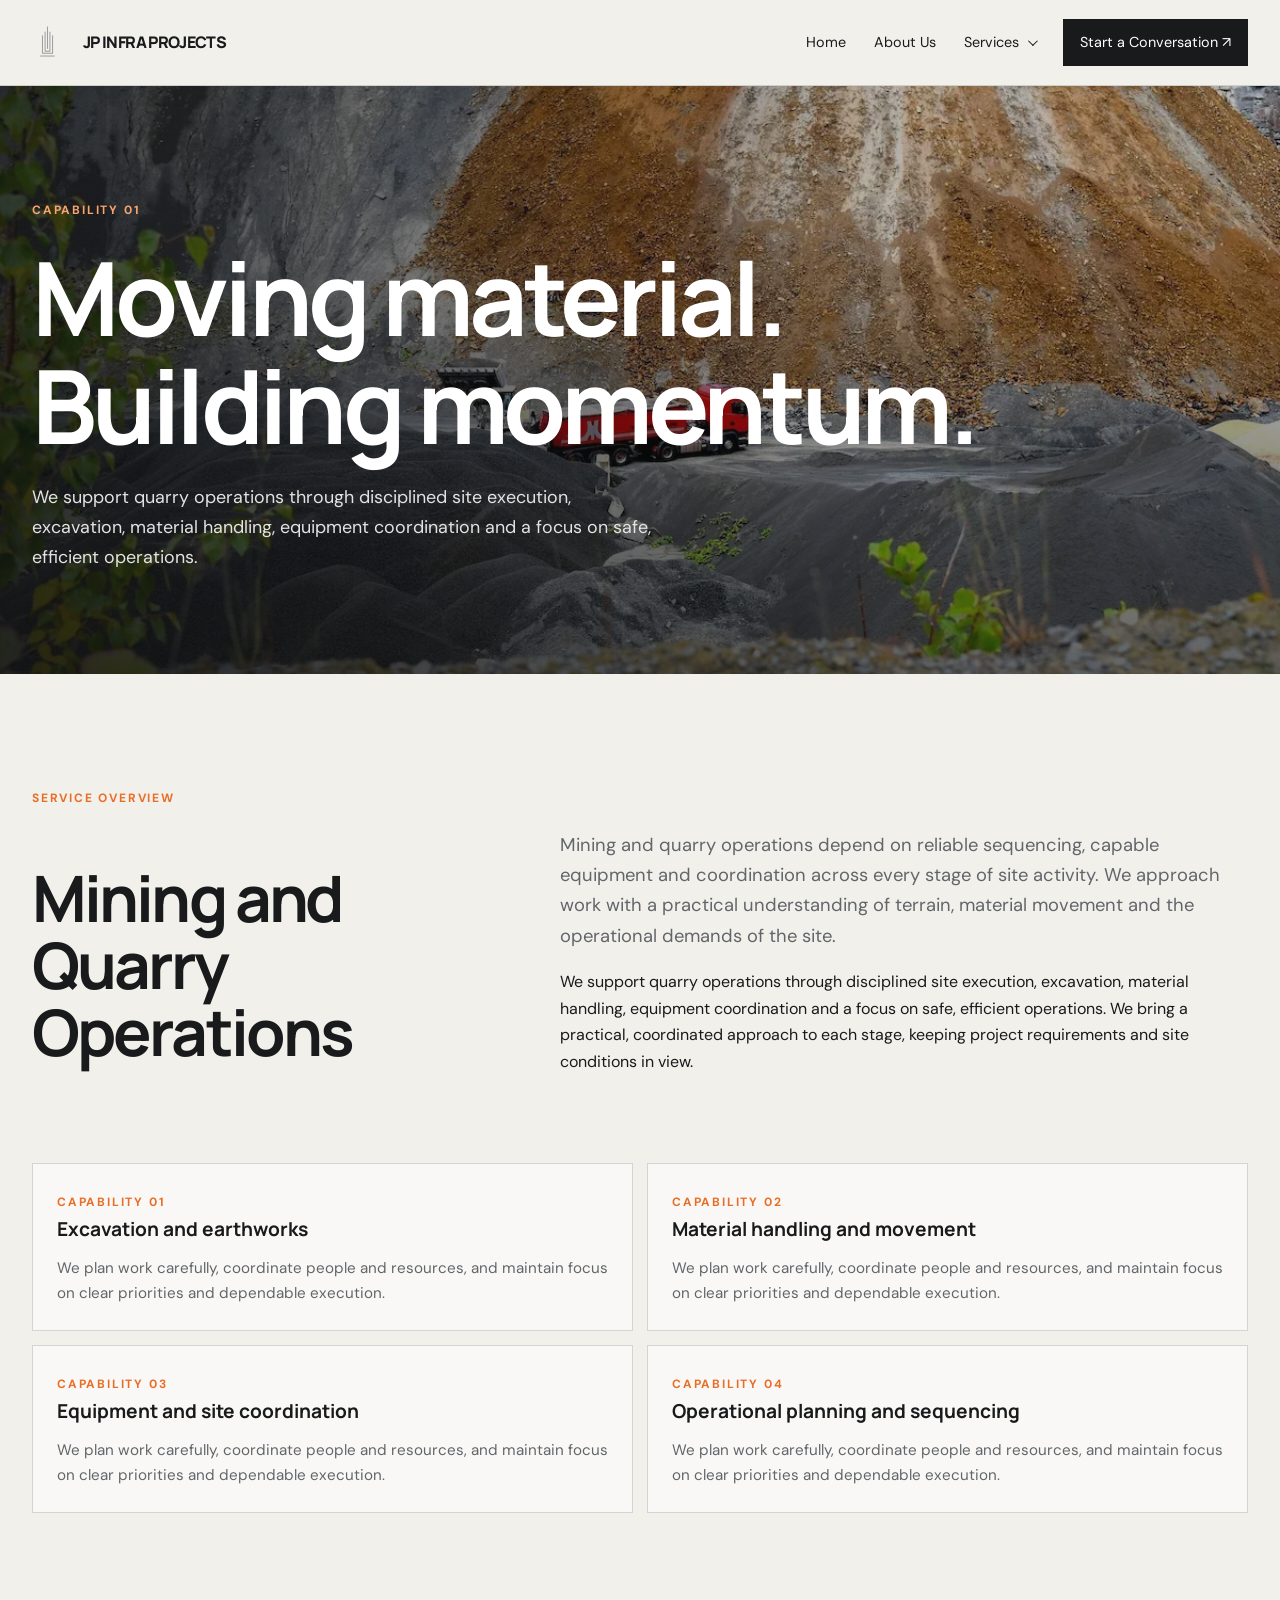
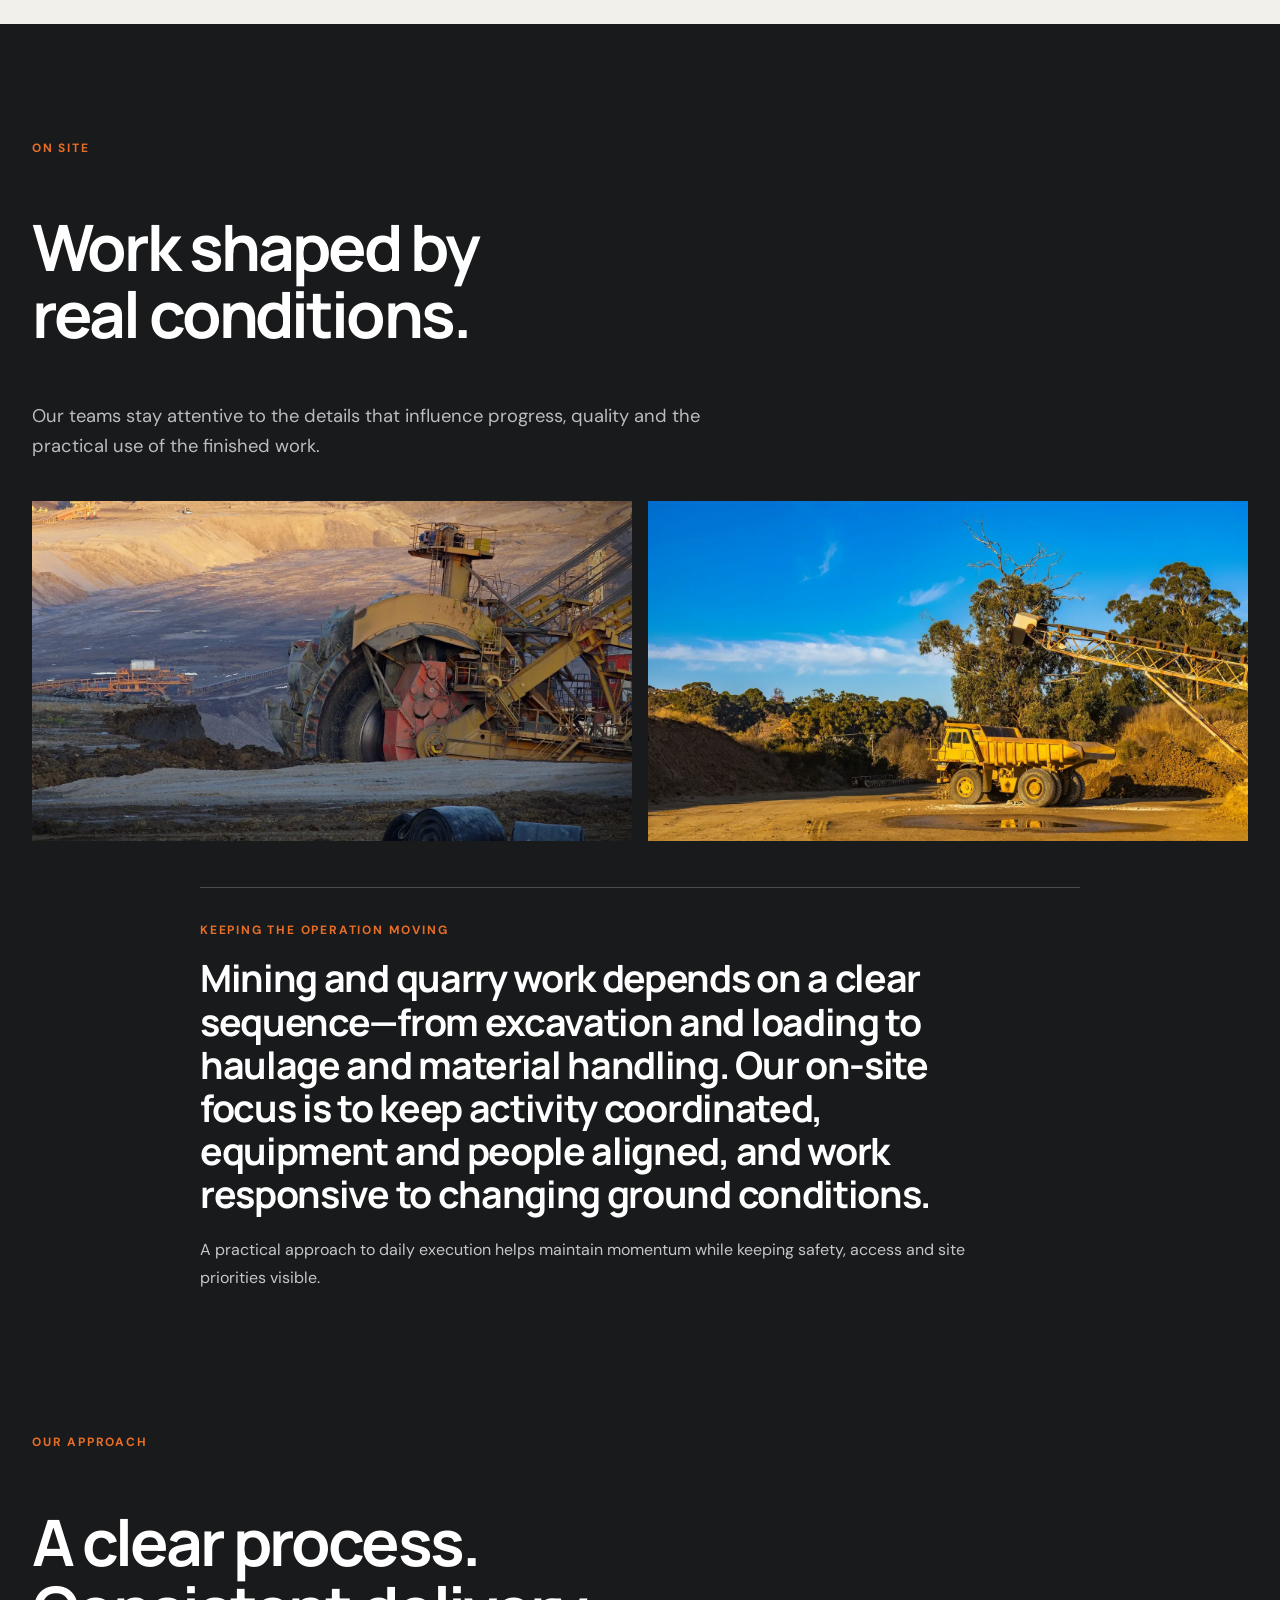
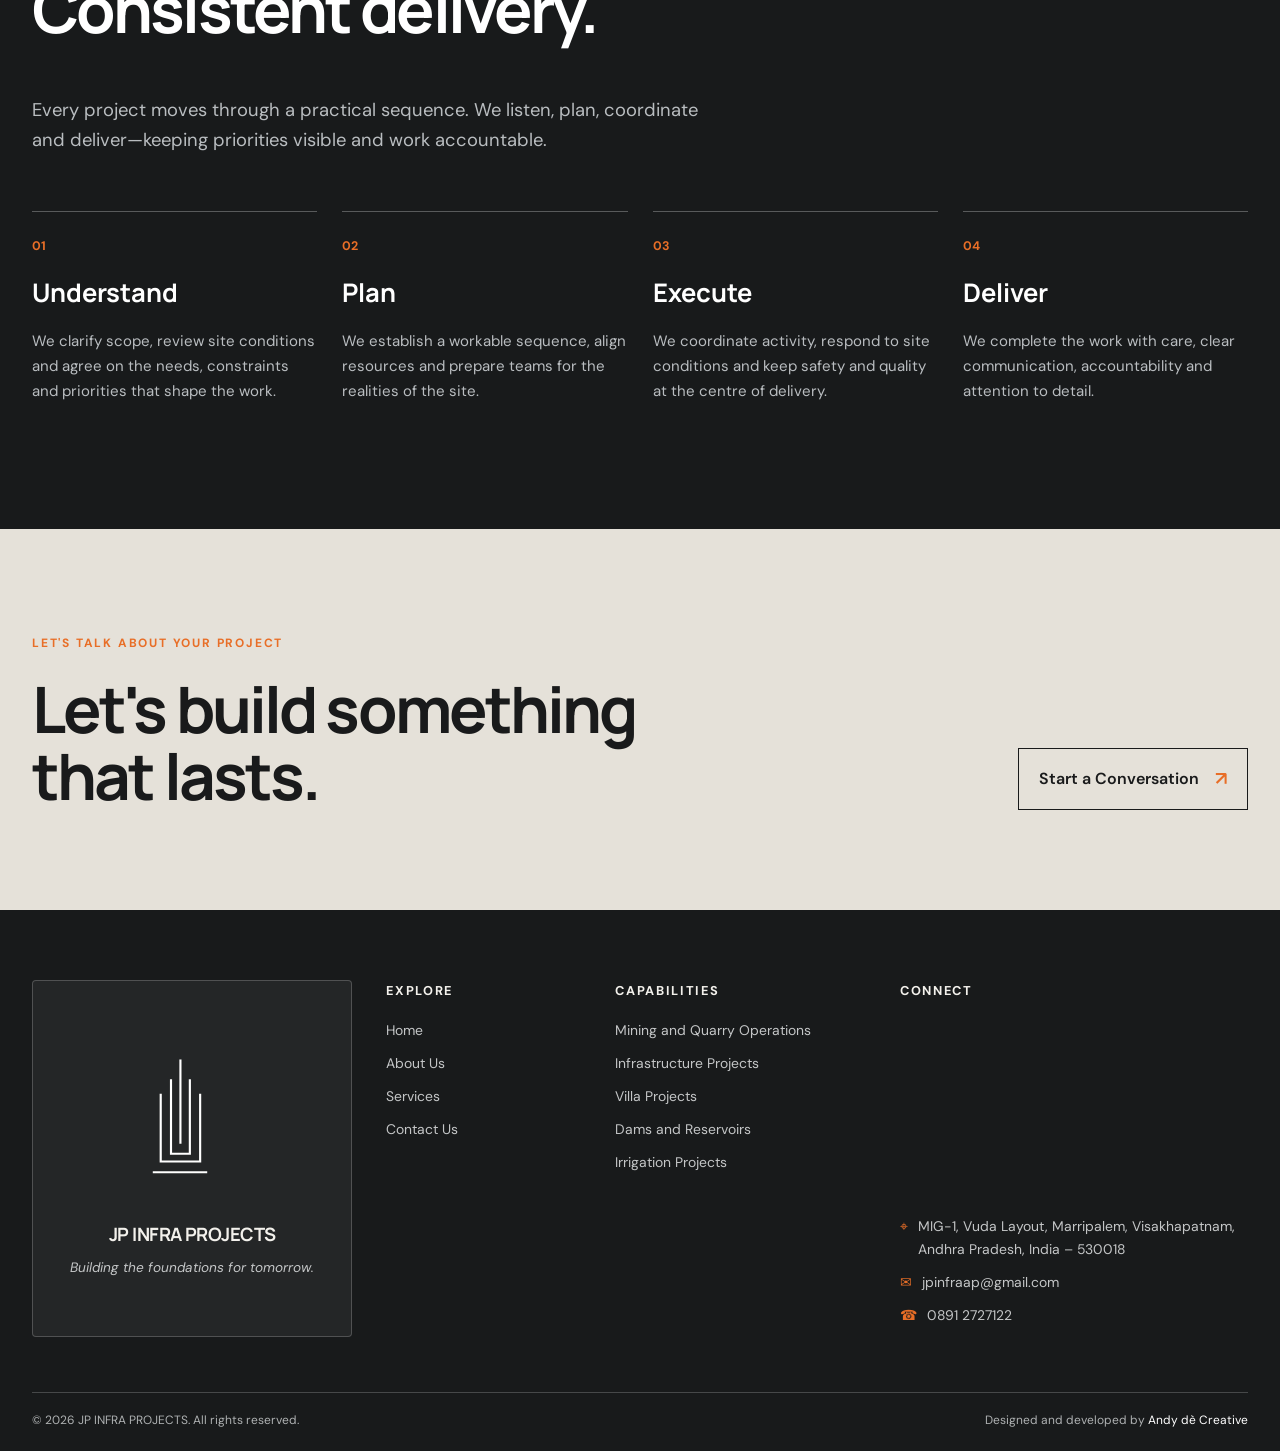
<file: mining.html>
<!DOCTYPE html><html lang="en"><head><meta charset="UTF-8"><meta name="viewport" content="width=device-width, initial-scale=1"><meta name="description" content="JP Infra Projects — Engineering, construction, infrastructure and development in India."><meta name="theme-color" content="#181a1b"><title>Mining | JP INFRA PROJECTS</title><link rel="icon" type="image/svg+xml" href="assets/jp-infra-logo.svg"><link rel="stylesheet" href="assets/styles.css"></head><body data-page="mining"><div id="app"></div><script src="assets/site.js"></script></body></html>
</file>
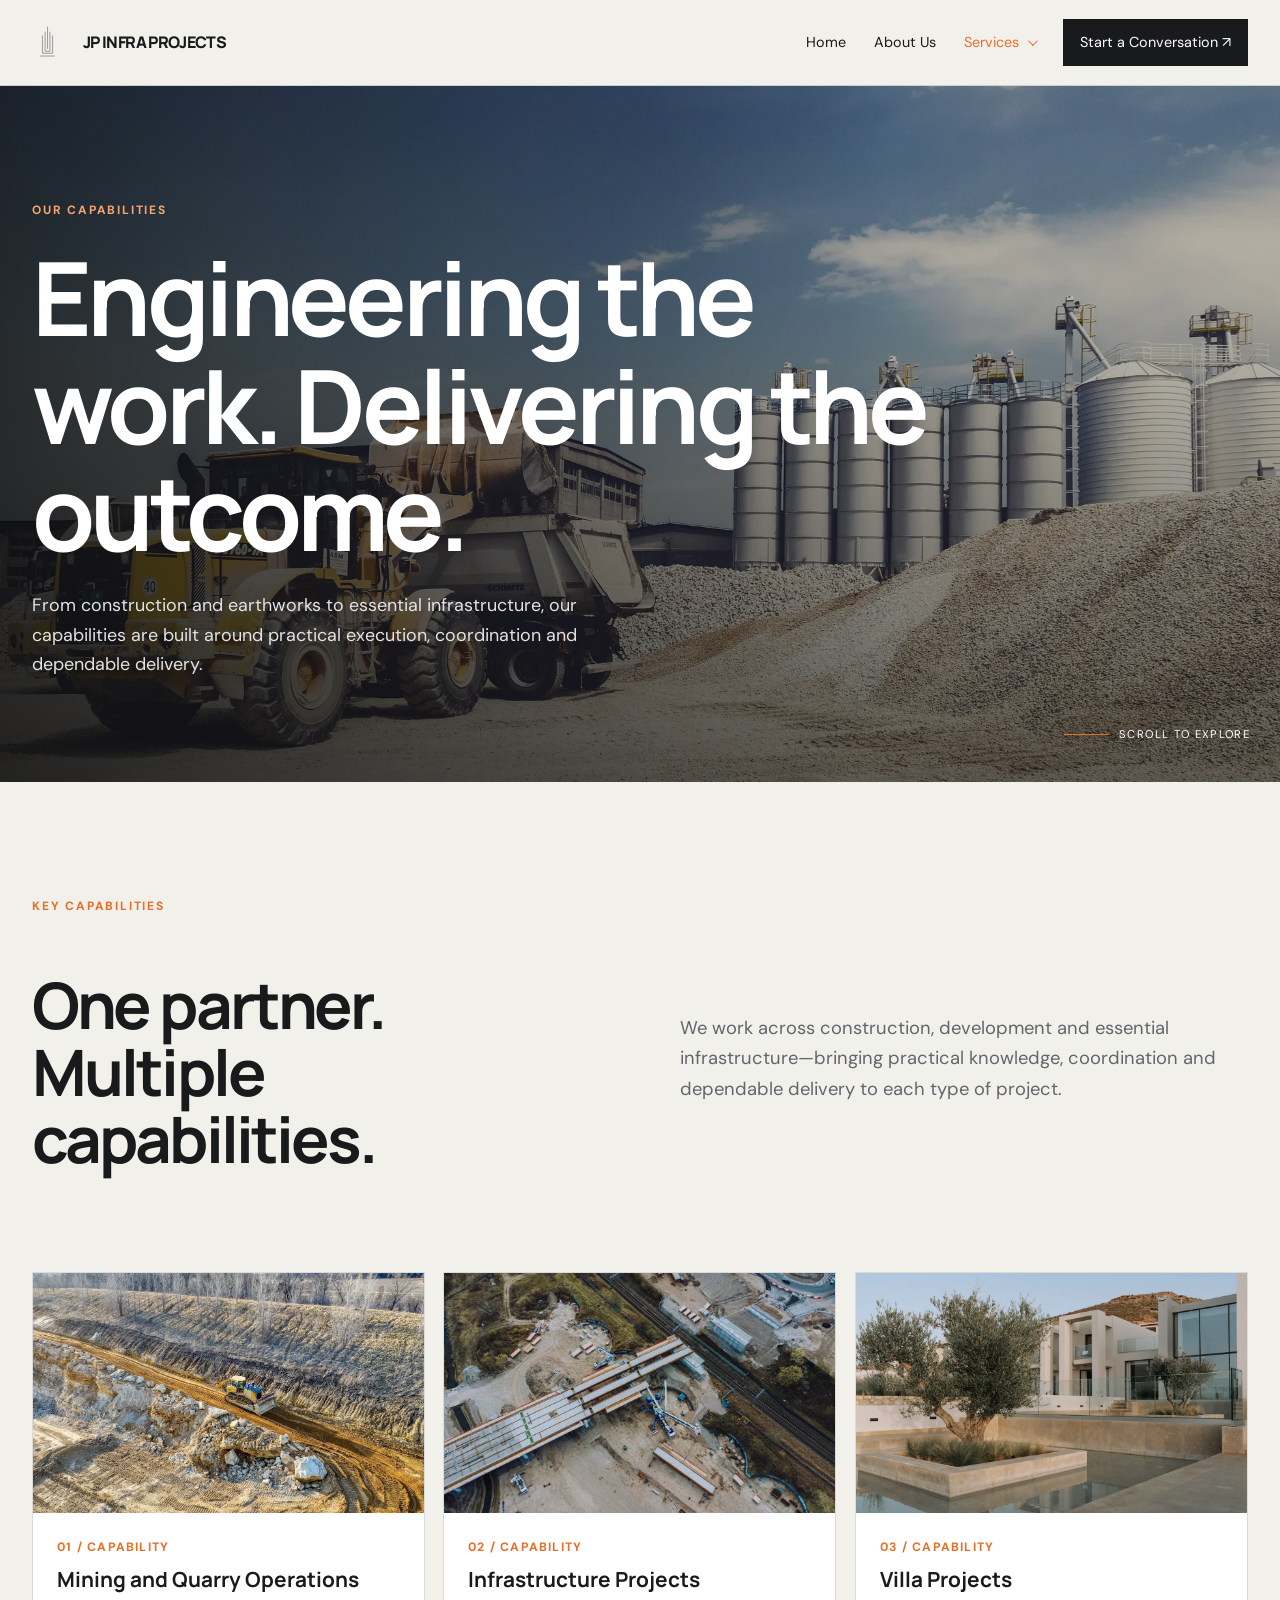
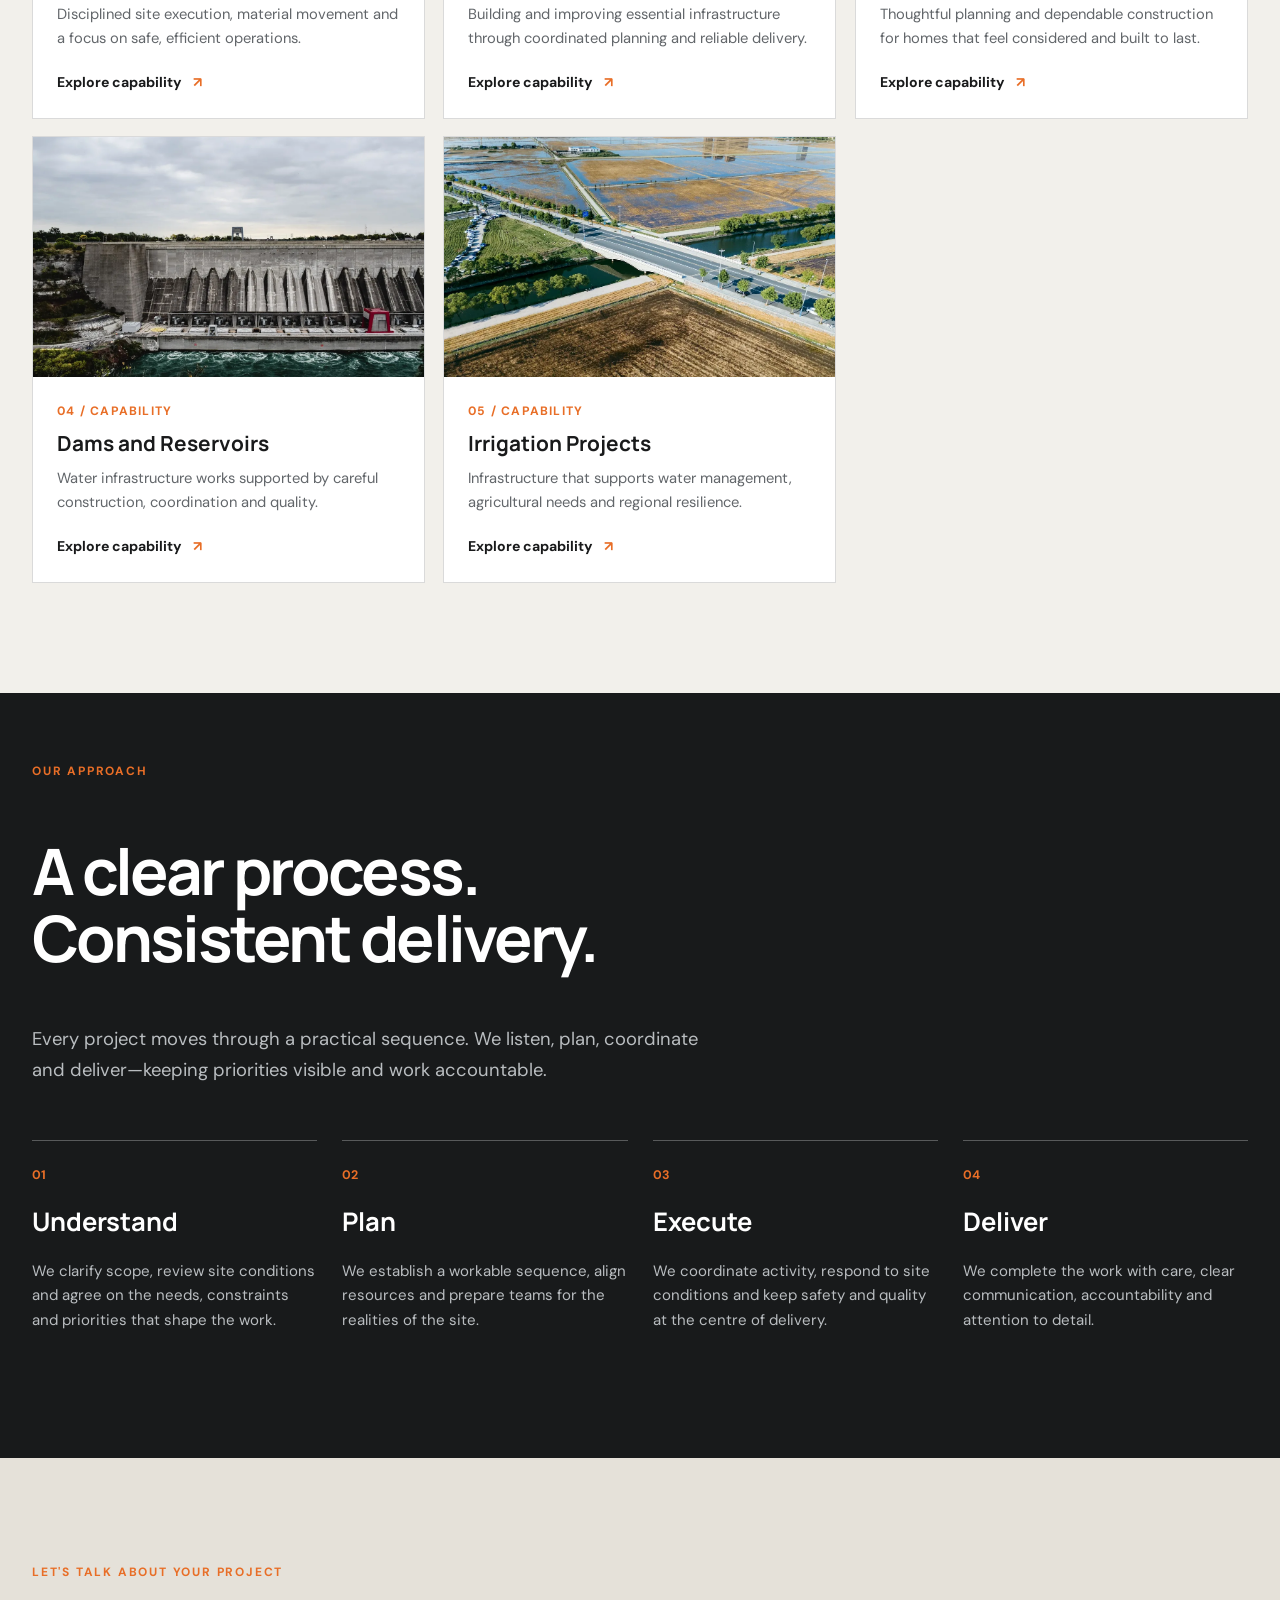
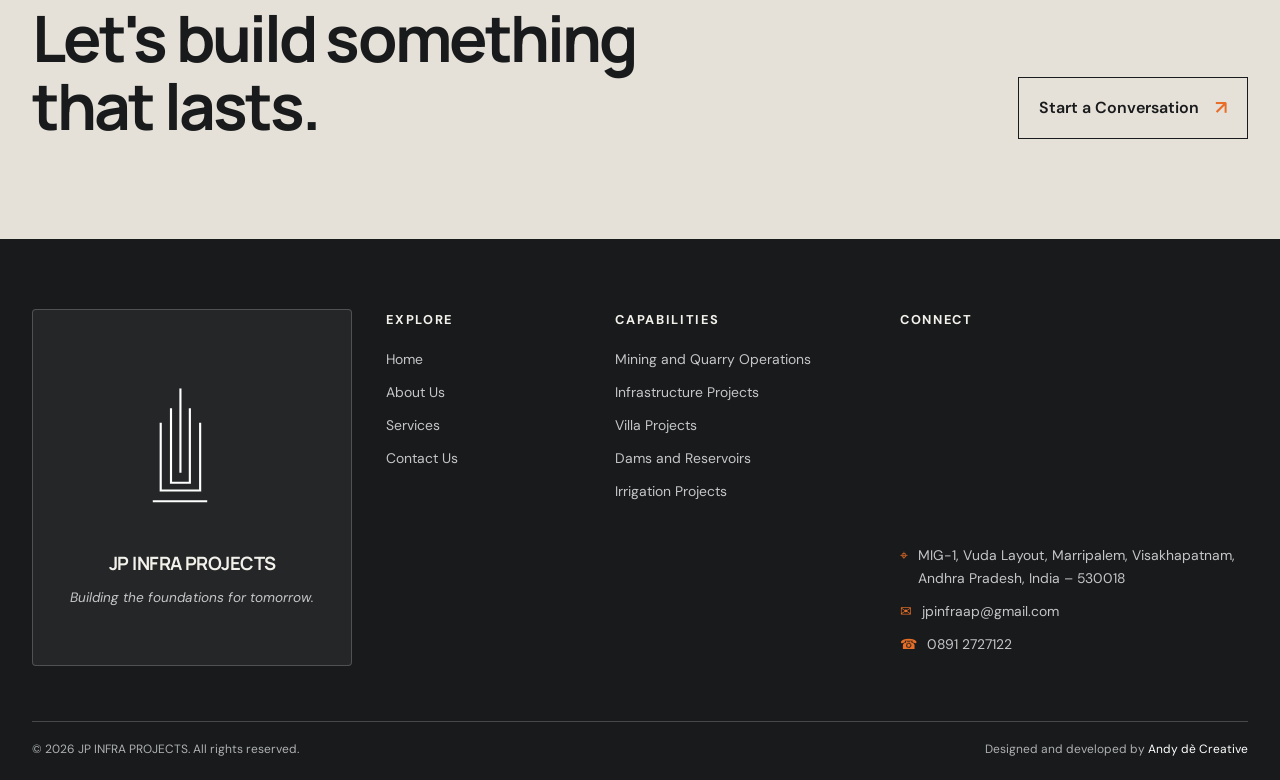
<file: services.html>
<!DOCTYPE html><html lang="en"><head><meta charset="UTF-8"><meta name="viewport" content="width=device-width, initial-scale=1"><meta name="description" content="JP Infra Projects — Engineering, construction, infrastructure and development in India."><meta name="theme-color" content="#181a1b"><title>Services | JP INFRA PROJECTS</title><link rel="icon" type="image/svg+xml" href="assets/jp-infra-logo.svg"><link rel="stylesheet" href="assets/styles.css"></head><body data-page="services"><div id="app"></div><script src="assets/site.js"></script></body></html>
</file>
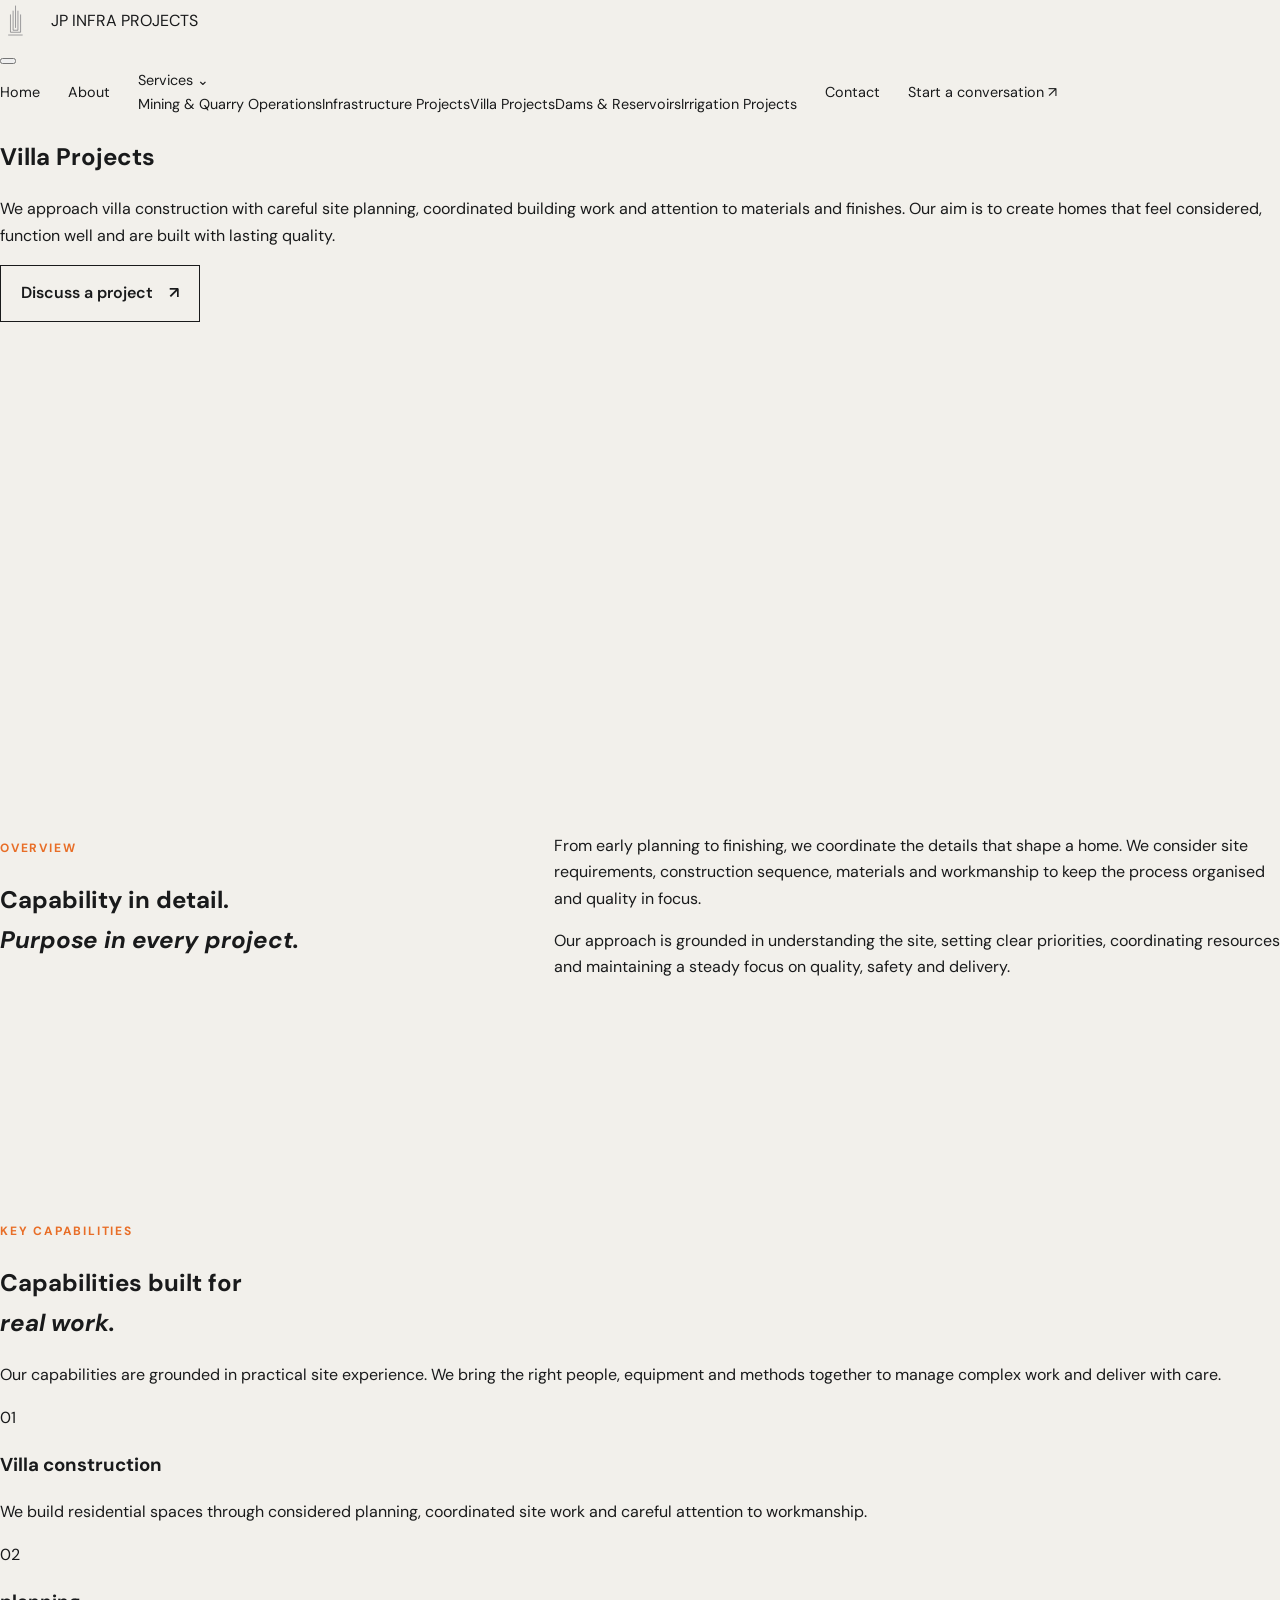
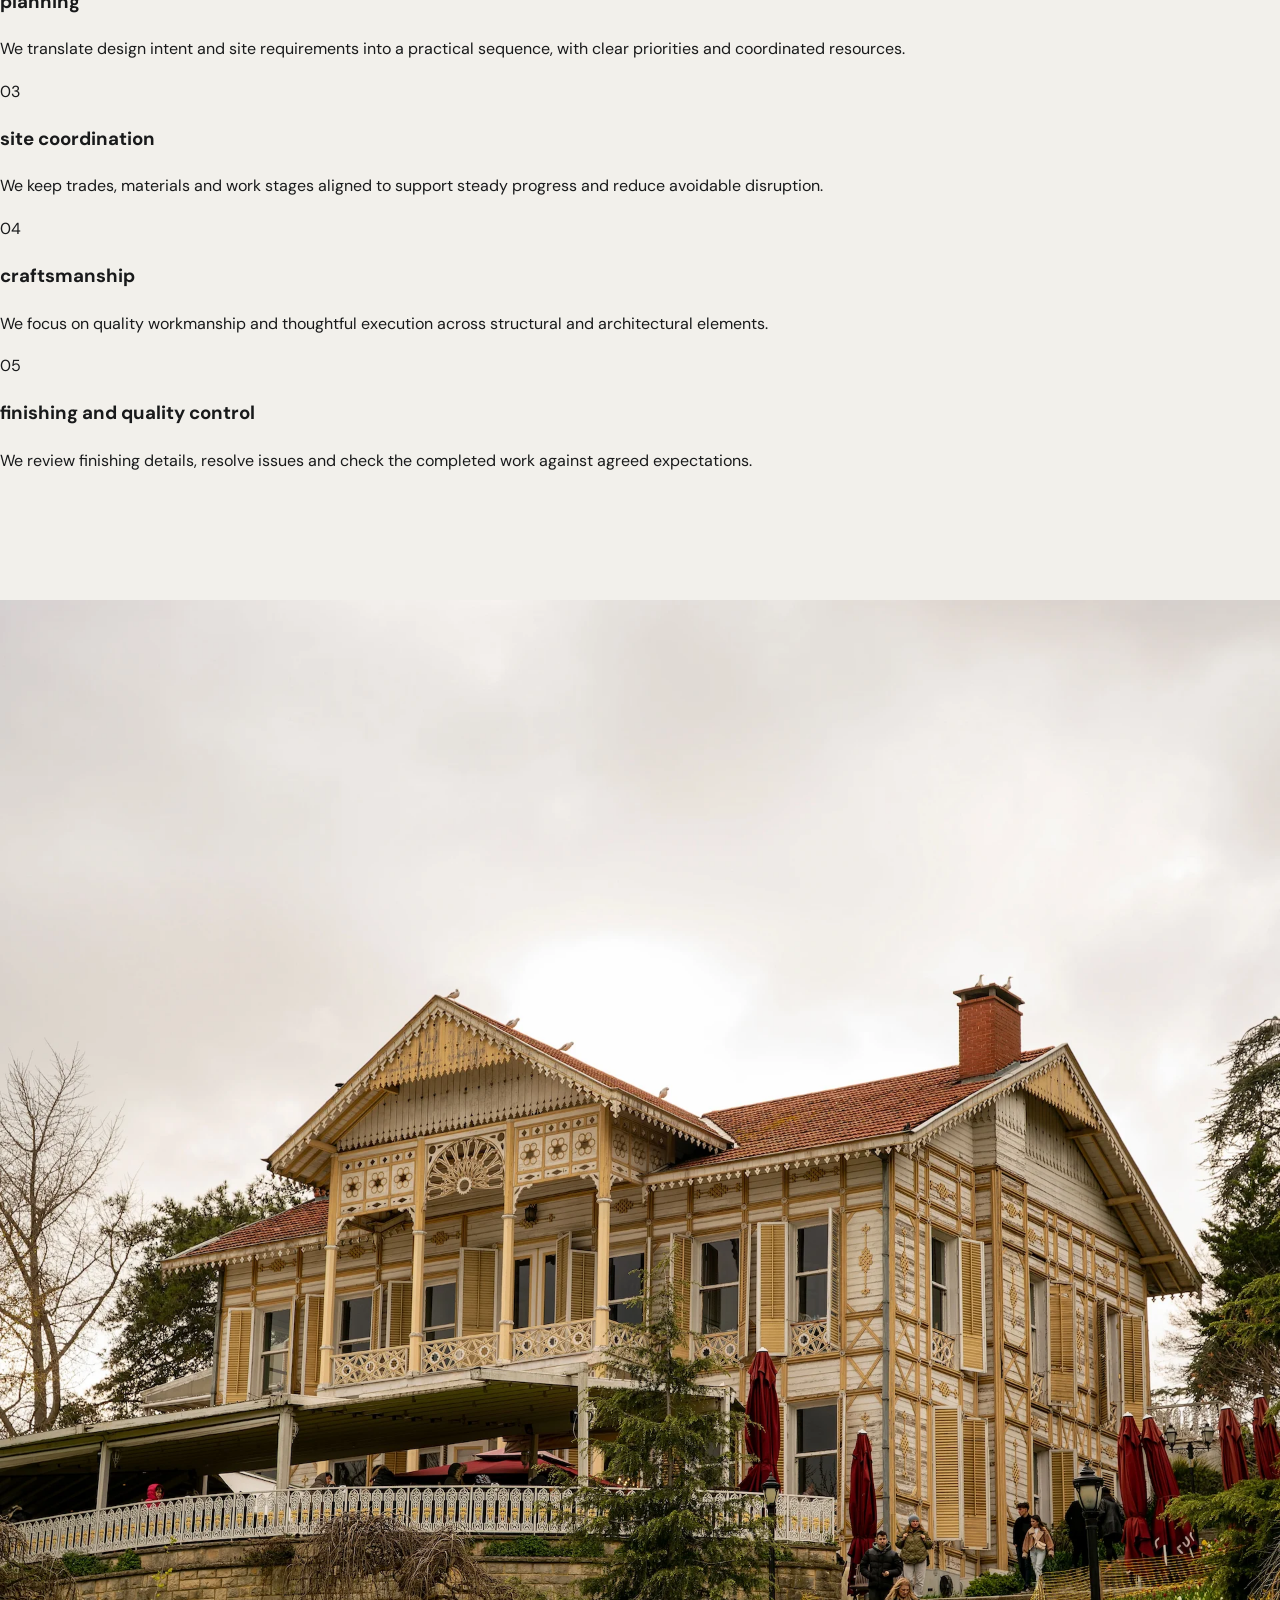
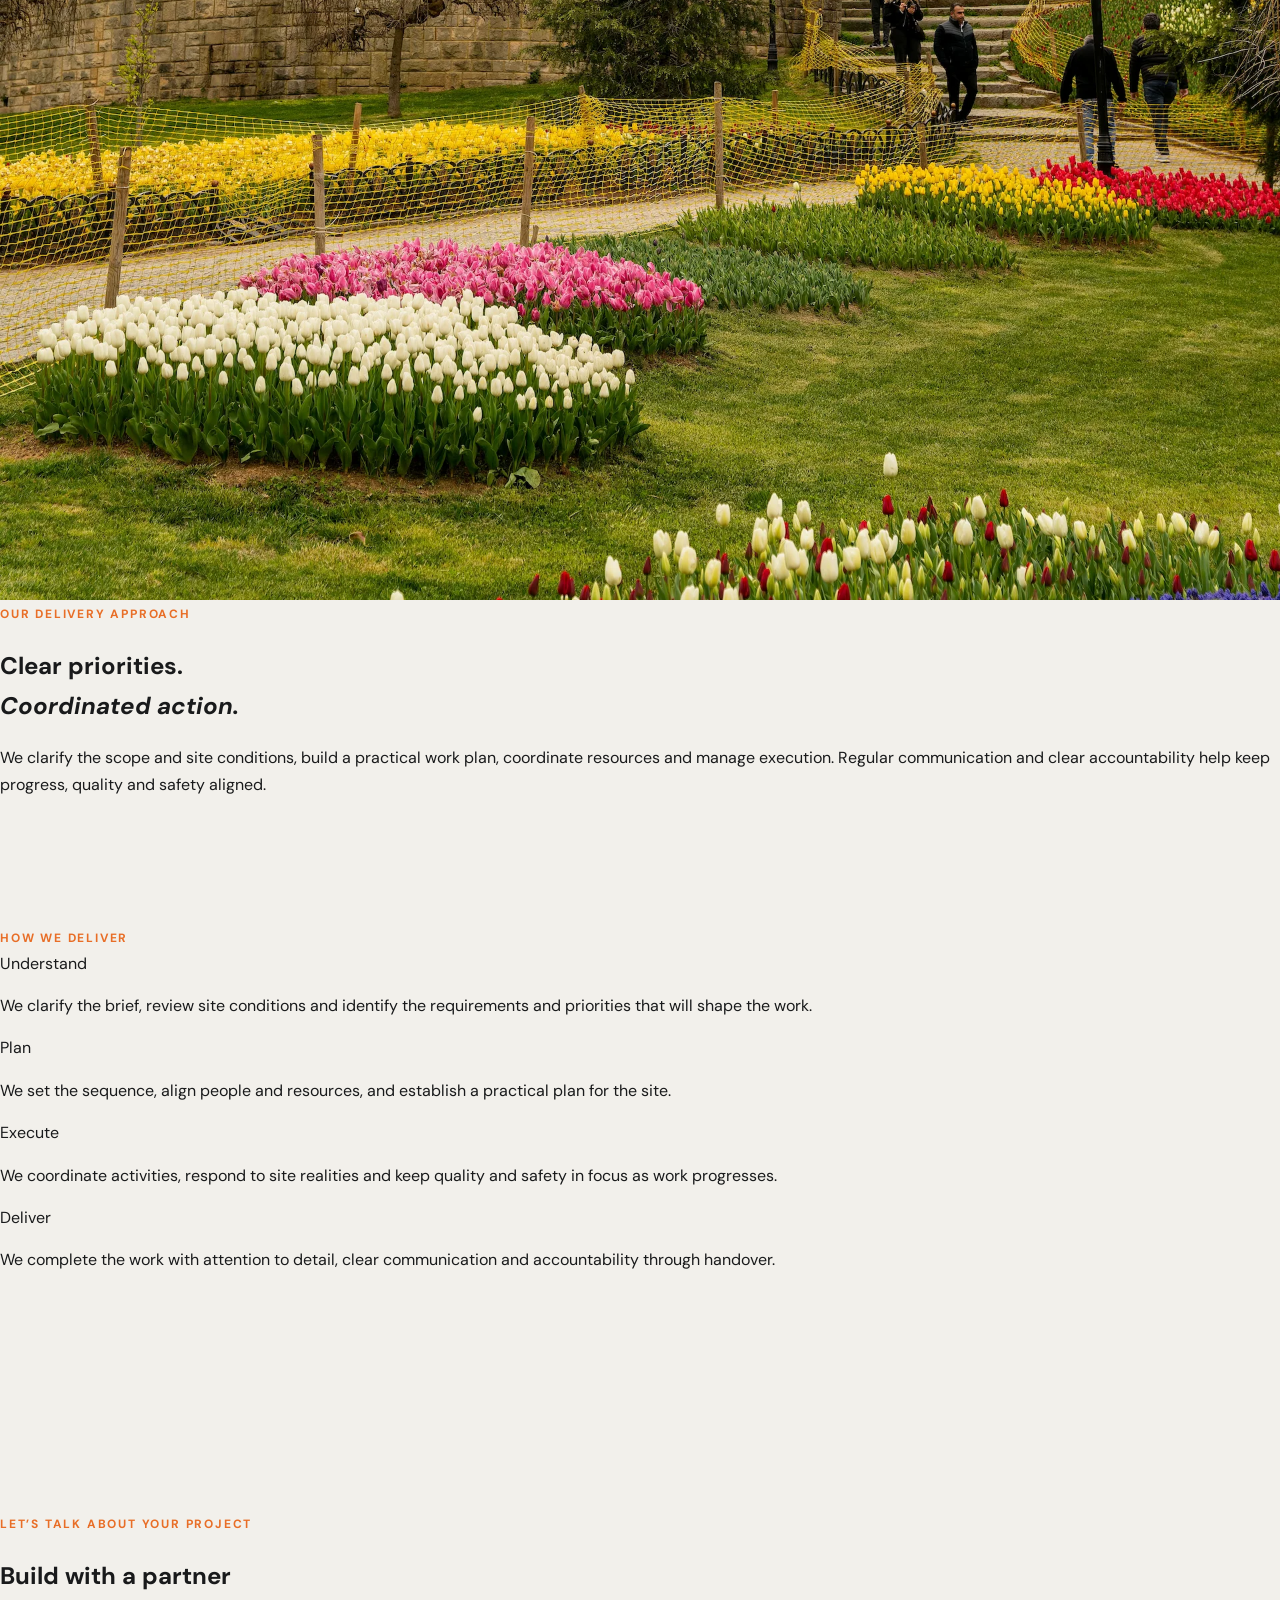
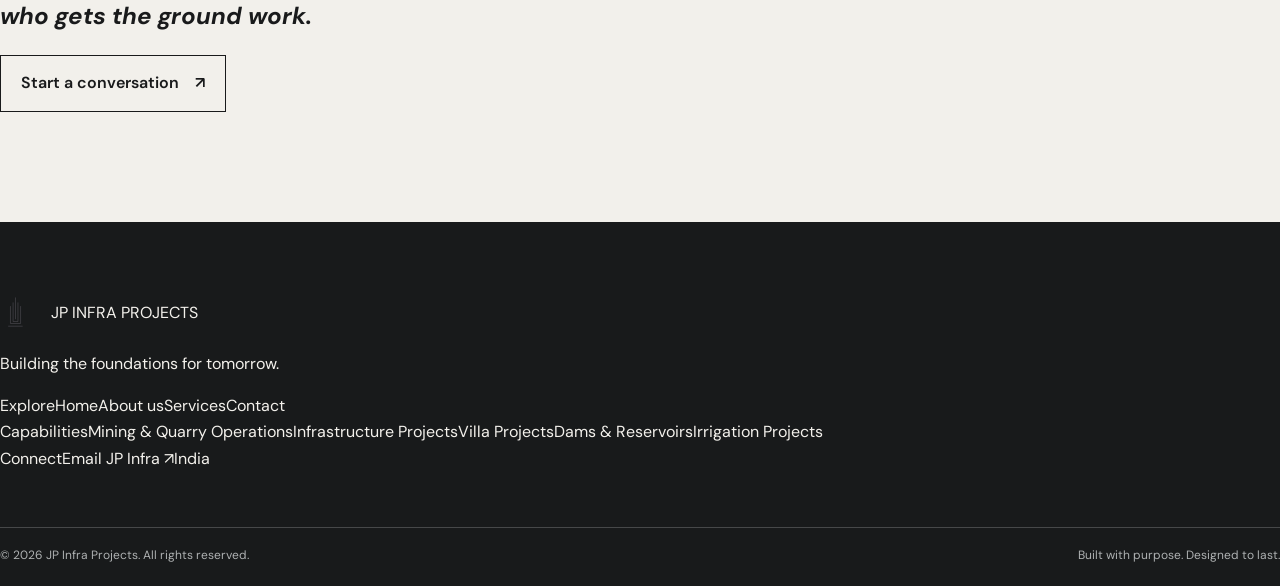
<file: villa.html>
<!doctype html><html lang="en"><head><meta charset="utf-8"><meta name="viewport" content="width=device-width, initial-scale=1"><meta name="theme-color" content="#17191a"><meta property="og:type" content="website"><link rel="preconnect" href="https://fonts.googleapis.com"><link rel="preconnect" href="https://fonts.gstatic.com" crossorigin><link href="https://fonts.googleapis.com/css2?family=DM+Sans:wght@400;500;600;700&family=Manrope:wght@400;500;600;700;800&display=swap" rel="stylesheet"><link rel="stylesheet" href="assets/styles.css"><script defer src="assets/main.js"></script><title>Villa Projects | JP Infra Projects</title><meta name="description" content="We approach villa construction with careful site planning, coordinated building work and attention to materials and finishes. Our aim is to create homes that feel considered, function well and are built with lasting quality."><meta property="og:title" content="Villa Projects | JP Infra Projects"><meta property="og:description" content="We approach villa construction with careful site planning, coordinated building work and attention to materials and finishes. Our aim is to create homes that feel considered, function well and are built with lasting quality."></head><body><header class="site-header"><a class="brand" href="index.html" aria-label="JP Infra Projects home"><img decoding="async" src="assets/jp-infra-logo.svg" alt="JP Infra Projects logo"><span class="brand-name">JP INFRA PROJECTS</span></a><button class="menu-toggle" aria-expanded="false" aria-label="Open navigation"><span></span><span></span></button><nav class="nav"><a href="index.html">Home</a><a href="about.html">About</a><div class="nav-services"><a href="services.html">Services <span>⌄</span></a><div class="dropdown"><a href="mining.html">Mining & Quarry Operations</a><a href="infrastructure.html">Infrastructure Projects</a><a href="villa.html">Villa Projects</a><a href="dams.html">Dams & Reservoirs</a><a href="irrigation.html">Irrigation Projects</a></div></div><a href="contact.html">Contact</a><a class="nav-cta" href="contact.html">Start a conversation <span>↗</span></a></nav></header><main><section class="service-hero"><div class="service-hero-img" style="background-image:url('assets/images/villa-project.webp')"></div><div class="hero-shade"></div><div class="service-hero-copy reveal"><span class="eyebrow light"></span><h1>Villa Projects</h1><p>We approach villa construction with careful site planning, coordinated building work and attention to materials and finishes. Our aim is to create homes that feel considered, function well and are built with lasting quality.</p><a class="btn btn-orange" href="contact.html">Discuss a project <span>↗</span></a></div></section><section class="section service-intro"><div class="service-intro-title reveal"><span class="eyebrow">Overview</span><h2>Capability in detail.<br><em>Purpose in every project.</em></h2></div><div class="service-intro-text reveal"><p>From early planning to finishing, we coordinate the details that shape a home. We consider site requirements, construction sequence, materials and workmanship to keep the process organised and quality in focus.</p><p>Our approach is grounded in understanding the site, setting clear priorities, coordinating resources and maintaining a steady focus on quality, safety and delivery.</p></div></section><section class="section capability-detail"><div class="section-head reveal"><div><span class="eyebrow">Key capabilities</span><h2>Capabilities built for<br><em>real work.</em></h2></div><p>Our capabilities are grounded in practical site experience. We bring the right people, equipment and methods together to manage complex work and deliver with care.</p></div><div class="capability-grid"><div class="capability reveal"><span>01</span><h3>Villa construction</h3><p>We build residential spaces through considered planning, coordinated site work and careful attention to workmanship.</p></div><div class="capability reveal"><span>02</span><h3>planning</h3><p>We translate design intent and site requirements into a practical sequence, with clear priorities and coordinated resources.</p></div><div class="capability reveal"><span>03</span><h3>site coordination</h3><p>We keep trades, materials and work stages aligned to support steady progress and reduce avoidable disruption.</p></div><div class="capability reveal"><span>04</span><h3>craftsmanship</h3><p>We focus on quality workmanship and thoughtful execution across structural and architectural elements.</p></div><div class="capability reveal"><span>05</span><h3>finishing and quality control</h3><p>We review finishing details, resolve issues and check the completed work against agreed expectations.</p></div></div></section><section class="split-feature"><img decoding="async" src="assets/images/villa-project.webp" alt="Villa Projects project environment" loading="lazy"><div class="split-feature-copy reveal"><span class="eyebrow light">Our delivery approach</span><h2>Clear priorities.<br><em>Coordinated action.</em></h2><p>We clarify the scope and site conditions, build a practical work plan, coordinate resources and manage execution. Regular communication and clear accountability help keep progress, quality and safety aligned.</p></div></section><section class="section process-mini"><span class="eyebrow reveal">How we deliver</span><div class="mini-process reveal"><article><span>Understand</span><p>We clarify the brief, review site conditions and identify the requirements and priorities that will shape the work.</p></article><article><span>Plan</span><p>We set the sequence, align people and resources, and establish a practical plan for the site.</p></article><article><span>Execute</span><p>We coordinate activities, respond to site realities and keep quality and safety in focus as work progresses.</p></article><article><span>Deliver</span><p>We complete the work with attention to detail, clear communication and accountability through handover.</p></article></div></section><section class="closing section"><span class="eyebrow reveal">Let’s talk about your project</span><h2 class="reveal">Build with a partner<br><em>who gets the ground work.</em></h2><a class="btn btn-orange reveal" href="contact.html">Start a conversation <span>↗</span></a></section></main><footer class="footer"><div class="footer-top"><div><a class="brand footer-brand" href="index.html"><img decoding="async" src="assets/jp-infra-logo.svg" alt="JP Infra Projects logo"><span class="brand-name">JP INFRA PROJECTS</span></a><p>Building the foundations for tomorrow.</p></div><div class="footer-links"><div><span class="foot-label">Explore</span><a href="index.html">Home</a><a href="about.html">About us</a><a href="services.html">Services</a><a href="contact.html">Contact</a></div><div><span class="foot-label">Capabilities</span><a href="mining.html">Mining & Quarry Operations</a><a href="infrastructure.html">Infrastructure Projects</a><a href="villa.html">Villa Projects</a><a href="dams.html">Dams & Reservoirs</a><a href="irrigation.html">Irrigation Projects</a></div><div><span class="foot-label">Connect</span><a href="mailto:info@jpinfra.in">Email JP Infra ↗</a><span>India</span></div></div></div><div class="footer-bottom"><span>© <span id="year"></span> JP Infra Projects. All rights reserved.</span><span>Built with purpose. Designed to last.</span></div></footer></body></html>
</file>
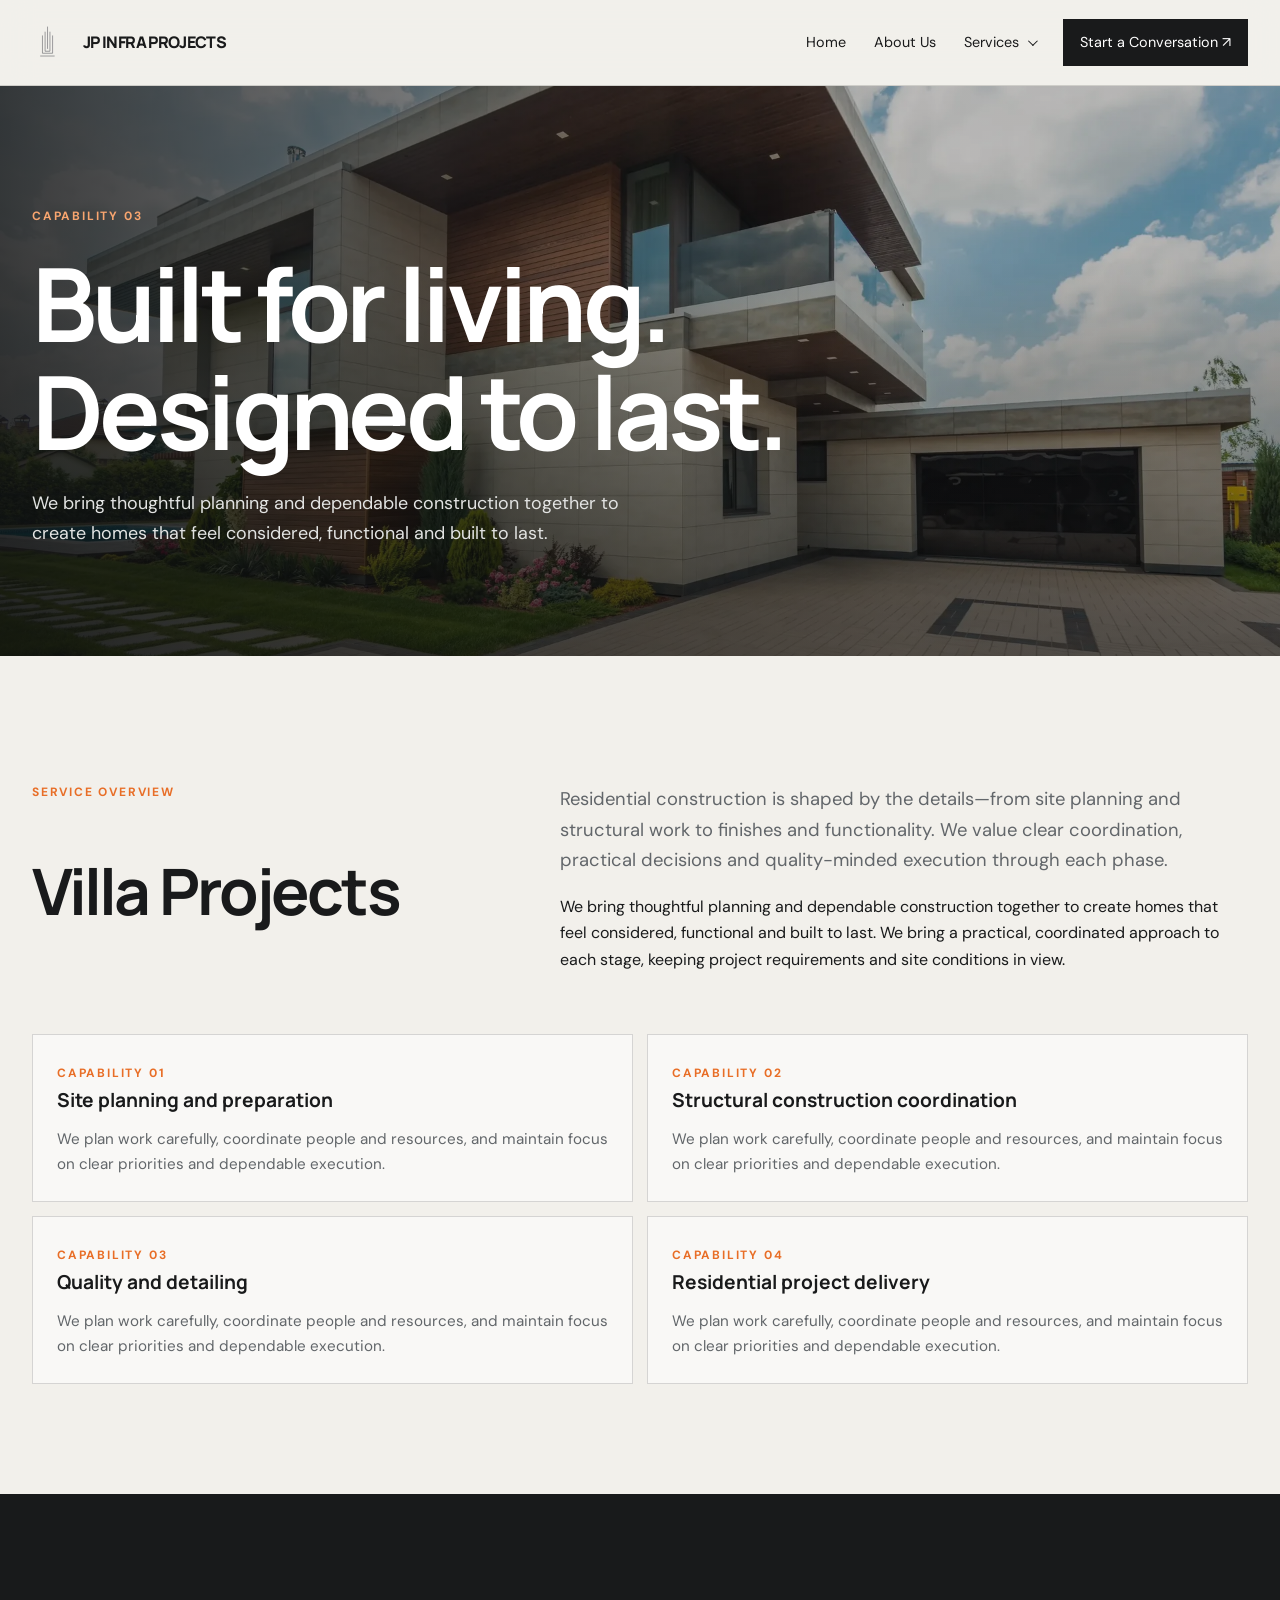
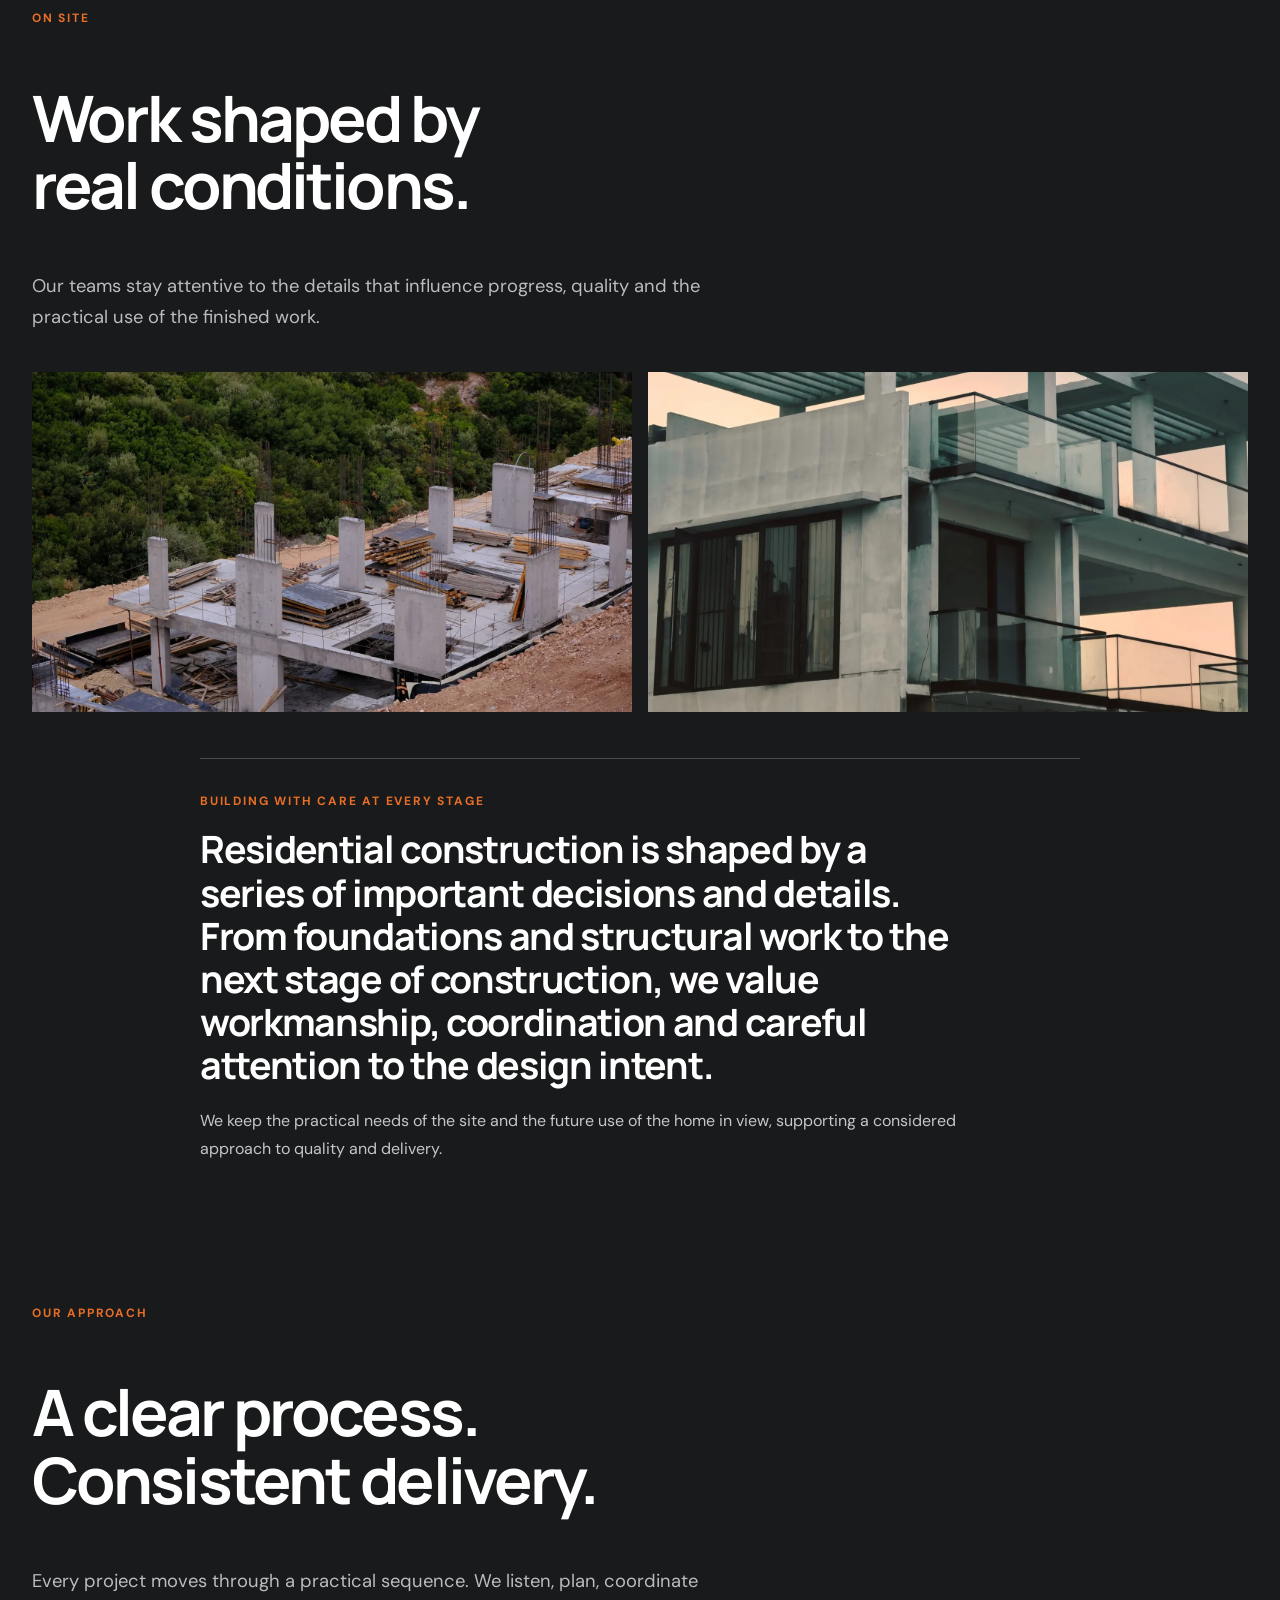
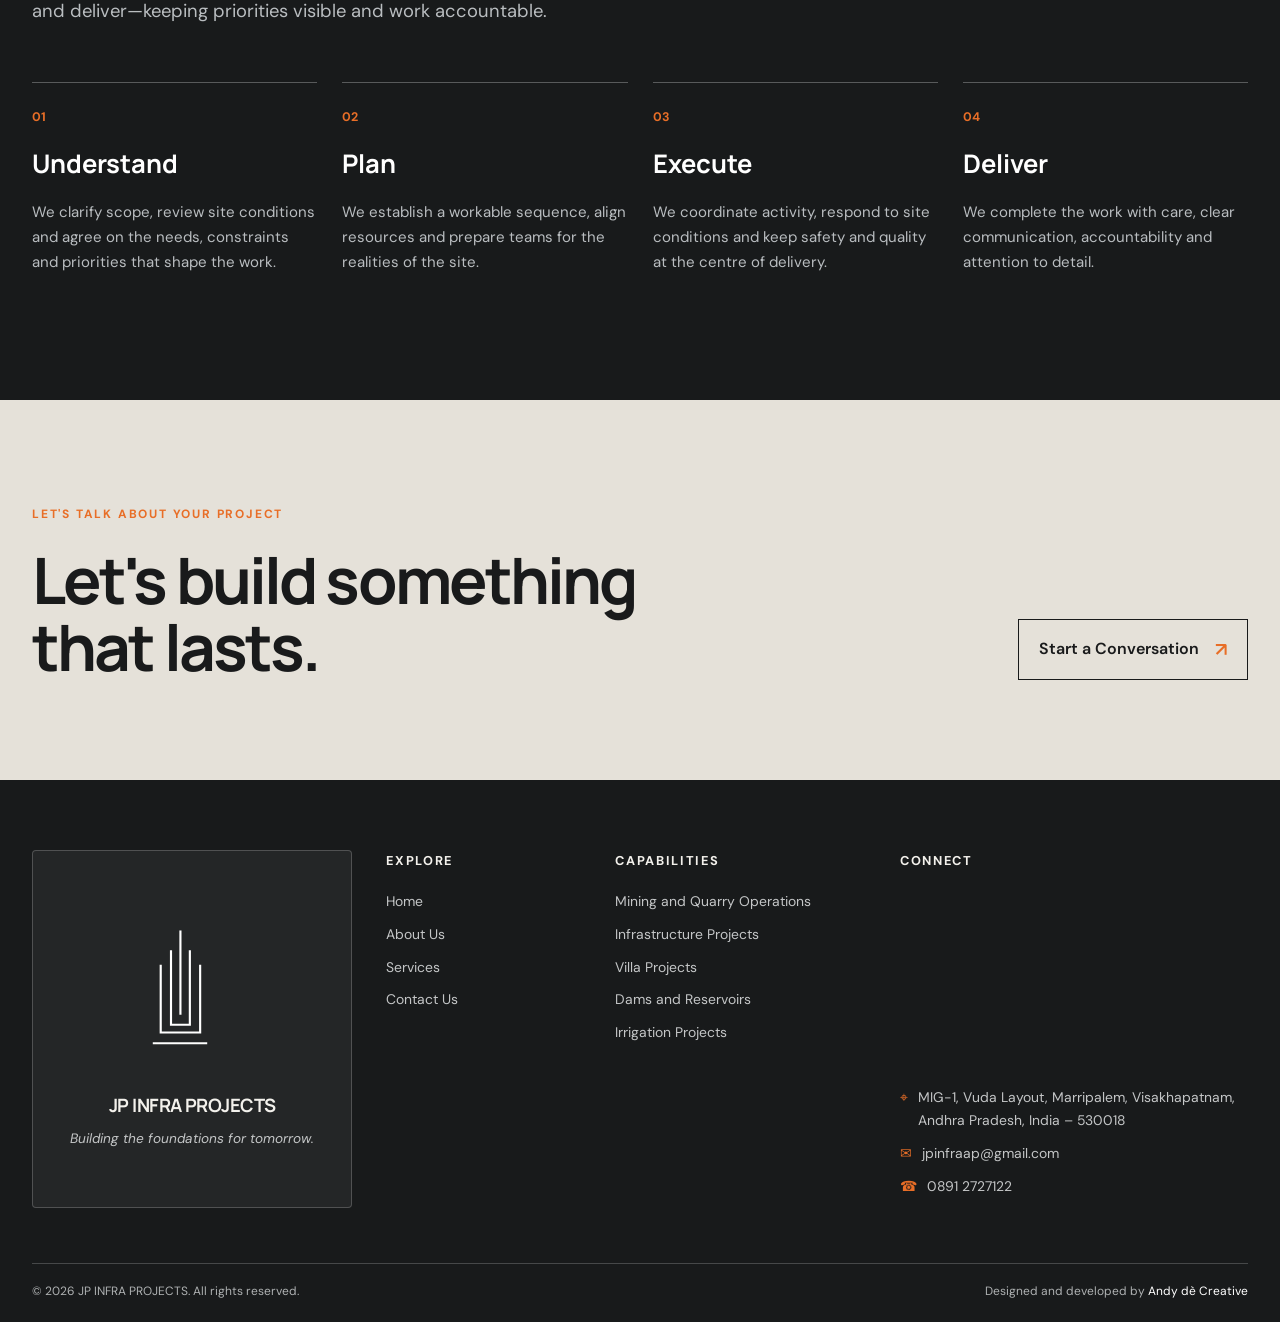
<file: villas.html>
<!DOCTYPE html><html lang="en"><head><meta charset="UTF-8"><meta name="viewport" content="width=device-width, initial-scale=1"><meta name="description" content="JP Infra Projects — Engineering, construction, infrastructure and development in India."><meta name="theme-color" content="#181a1b"><title>Villas | JP INFRA PROJECTS</title><link rel="icon" type="image/svg+xml" href="assets/jp-infra-logo.svg"><link rel="stylesheet" href="assets/styles.css"></head><body data-page="villas"><div id="app"></div><script src="assets/site.js"></script></body></html>
</file>
<file: assets/styles.css>
@import url('https://fonts.googleapis.com/css2?family=DM+Sans:wght@400;500;600;700&family=Manrope:wght@400;500;600;700;800&display=swap');
:root{--ink:#191a1b;--muted:#62666a;--stone:#f2f0eb;--white:#fff;--orange:#e86e27;--line:rgba(25,26,27,.16);--dark:#181a1b;--font:'DM Sans',sans-serif;--display:'Manrope',sans-serif;--max:1280px}
*{box-sizing:border-box}html{scroll-behavior:smooth}body{margin:0;background:var(--stone);color:var(--ink);font-family:var(--font);font-size:16px;line-height:1.65}img{display:block;max-width:100%}a{color:inherit;text-decoration:none}button{font:inherit}.container{width:min(var(--max),calc(100% - 64px));margin:auto}.eyebrow{font-size:.75rem;text-transform:uppercase;letter-spacing:.15em;color:var(--orange);font-weight:700}.h1,.h2,.h3{font-family:var(--display);letter-spacing:-.045em;line-height:1.05}.h1{font-size:clamp(3.1rem,8vw,7.6rem);max-width:950px}.h2{font-size:clamp(2.4rem,5vw,4.6rem)}.h3{font-size:clamp(1.4rem,2.4vw,2.1rem)}.lede{font-size:1.15rem;color:var(--muted);max-width:700px}.btn{display:inline-flex;align-items:center;gap:16px;padding:14px 20px;border:1px solid var(--ink);font-weight:600;transition:.25s}.btn .arrow{color:var(--orange);font-size:1.2rem}.btn:hover{background:var(--ink);color:white}.btn.orange{background:var(--orange);border-color:var(--orange);color:white}.btn.orange:hover{background:#c95717}.section{padding:110px 0}.section.tight{padding:76px 0}.section.dark{background:var(--dark);color:white}.section.dark .lede{color:#b9bdc0}.header{height:86px;position:sticky;top:0;z-index:20;background:rgba(242,240,235,.93);backdrop-filter:blur(16px);border-bottom:1px solid var(--line)}.navwrap{height:100%;display:flex;align-items:center;justify-content:space-between;gap:24px}.brand{display:flex;align-items:center;gap:14px;min-width:max-content}.brand img{width:37px;height:43px;object-fit:contain}.brandname{font-family:var(--display);font-size:1rem;font-weight:800;letter-spacing:-.04em}.nav{display:flex;align-items:center;gap:28px;font-size:.9rem}.nav a{position:relative}.nav a:hover,.nav a.active{color:var(--orange)}.nav .cta{padding:12px 17px;background:var(--ink);color:white}.nav .cta:hover{background:var(--orange)}.mobile-toggle{display:none;background:none;border:0;font-size:1.4rem}.hero{min-height:680px;display:flex;align-items:flex-end;position:relative;color:white;background-size:cover;background-position:center;overflow:hidden}.hero:before{content:'';position:absolute;inset:0;background:linear-gradient(90deg,rgba(14,15,16,.82),rgba(14,15,16,.28) 70%),linear-gradient(0deg,rgba(10,10,10,.5),transparent 70%)}.hero .container{position:relative;padding:110px 0 84px}.hero .eyebrow{color:#f8a56f}.hero h1{margin:22px 0 24px}.hero p{max-width:620px;color:#e2e3e2;font-size:1.12rem}.hero-actions{display:flex;gap:12px;flex-wrap:wrap;margin-top:32px}.hero .btn{border-color:white;color:white}.hero .btn:hover{background:white;color:var(--ink)}.scrollhint{position:absolute;right:30px;bottom:38px;font-size:.7rem;letter-spacing:.12em;text-transform:uppercase;display:flex;align-items:center;gap:10px}.scrollhint:before{content:'';width:45px;height:1px;background:var(--orange)}.intro-grid{display:grid;grid-template-columns:1fr 1fr;gap:80px;align-items:center}.intro-grid .h2{max-width:560px}.service-grid{display:grid;grid-template-columns:repeat(3,1fr);gap:18px;margin-top:46px}.service-card{border:1px solid var(--line);background:#fff;display:flex;flex-direction:column;min-height:420px;overflow:hidden;transition:transform .35s}.service-card:hover{transform:translateY(-5px)}.service-card .photo{height:240px;overflow:hidden}.service-card img{width:100%;height:100%;object-fit:cover;transition:transform .65s}.service-card:hover img{transform:scale(1.04)}.service-card .card-body{padding:24px;display:flex;flex-direction:column;flex:1}.service-card .number{color:var(--orange);font-size:.76rem;letter-spacing:.1em;font-weight:700}.service-card h3{font-family:var(--display);font-size:1.3rem;line-height:1.2;margin:10px 0}.service-card p{color:var(--muted);font-size:.92rem;margin:0 0 20px}.service-card .link{margin-top:auto;font-weight:700;font-size:.88rem}.link .arrow{color:var(--orange);margin-left:8px}.split{display:grid;grid-template-columns:1fr 1fr;min-height:540px}.split .image{min-height:480px;background-size:cover;background-position:center}.split .content{padding:80px max(40px,calc((100vw - var(--max))/2)) 80px 80px;display:flex;flex-direction:column;justify-content:center}.split .content .h2{max-width:600px}.split .content p{max-width:570px;color:var(--muted)}.process{display:grid;grid-template-columns:repeat(4,1fr);gap:25px;margin-top:55px}.process-item{border-top:1px solid rgba(255,255,255,.28);padding-top:20px}.process-item .num{color:var(--orange);font-size:.78rem;font-weight:700}.process-item h3{font-family:var(--display);font-size:1.6rem;margin:14px 0}.process-item p{color:#b9bdc0;font-size:.94rem}.gallery{display:grid;grid-template-columns:1.2fr .8fr 1fr;gap:12px;margin-top:38px}.gallery figure{margin:0;position:relative;min-height:260px;overflow:hidden}.gallery figure:first-child{min-height:360px;grid-row:span 2}.gallery img{height:100%;width:100%;object-fit:cover;position:absolute;inset:0;transition:transform .6s}.gallery figure:hover img{transform:scale(1.035)}.gallery figcaption{position:absolute;bottom:0;left:0;right:0;padding:18px;color:white;background:linear-gradient(transparent,rgba(0,0,0,.65));font-weight:600}.cta-band{padding:100px 0;background:#e5e1d9}.cta-band .wrap{display:flex;align-items:flex-end;justify-content:space-between;gap:32px}.cta-band h2{margin:20px 0 0;max-width:780px}.subhero{padding:88px 0 60px}.subhero .h1{font-size:clamp(2.8rem,6vw,6.2rem)}.subhero p{margin-top:24px}.service-hero{min-height:570px}.service-intro{display:grid;grid-template-columns:.8fr 1.2fr;gap:70px;align-items:center}.feature-grid{display:grid;grid-template-columns:repeat(2,1fr);gap:14px;margin-top:45px}.feature{padding:24px;border:1px solid var(--line);background:rgba(255,255,255,.55)}.feature h3{font-family:var(--display);font-size:1.2rem;margin:0 0 10px}.feature p{color:var(--muted);margin:0;font-size:.95rem}.service-photo-grid{display:grid;grid-template-columns:1fr 1fr;gap:16px;margin-top:40px}.service-photo-grid img{width:100%;height:340px;object-fit:cover}.contact-grid{display:grid;grid-template-columns:1fr 1fr;gap:60px}.contact-details{display:grid;gap:20px;margin-top:35px}.contact-detail{border-top:1px solid var(--line);padding-top:16px}.contact-detail small{display:block;color:var(--muted);text-transform:uppercase;letter-spacing:.1em;font-size:.7rem}.contact-detail a{font-weight:600}.contact-form{display:grid;gap:14px;background:white;padding:30px;border:1px solid var(--line)}.contact-form label{font-size:.83rem;font-weight:600}.contact-form input,.contact-form textarea{width:100%;margin-top:6px;padding:12px;border:1px solid #c7c6c2;background:#faf9f6;font:inherit}.contact-form textarea{min-height:140px;resize:vertical}.map{height:300px;width:100%;border:0}.footer{background:#181a1b;color:#f3f1ec;padding:70px 0 20px}.footer-grid{display:grid;grid-template-columns:1.15fr .7fr .9fr 1.25fr;gap:34px}.brand-panel{padding:28px;border:1px solid rgba(255,255,255,.2);background:rgba(255,255,255,.055);border-radius:4px;max-width:340px;min-height:300px;height:100%;display:flex;flex-direction:column;align-items:center;justify-content:center;text-align:center;gap:0}.brand-panel img{width:144px;height:166px;object-fit:contain;margin:0 auto 16px}.brand-panel h3{font-family:var(--display);font-size:1.15rem;margin:0;letter-spacing:-.03em;text-align:center}.brand-panel p{font-size:.85rem;color:#c4c6c7;margin:8px 0 0;font-style:italic;text-align:center}.footer h4{font-size:.8rem;text-transform:uppercase;letter-spacing:.13em;margin:0 0 18px}.footer ul{list-style:none;padding:0;margin:0;display:grid;gap:10px}.footer li,.footer .contactline{font-size:.87rem;color:#c4c6c7}.footer a:hover{color:var(--orange)}.footer .map{height:160px;margin-bottom:18px}.contactline{display:flex;gap:10px;margin:10px 0}.contactline .icon{color:var(--orange)}.footer-bottom{border-top:1px solid rgba(255,255,255,.2);margin-top:55px;padding-top:18px;display:flex;justify-content:space-between;gap:20px;font-size:.75rem;color:#aeb1b2}.footer-bottom p{margin:0}.footer-bottom a{color:white}.notfound{min-height:62vh;display:flex;align-items:center}.notfound .h1{font-size:6rem}
.reveal{opacity:0;transform:translateY(16px);transition:opacity .6s ease,transform .6s ease}.reveal.visible{opacity:1;transform:none}
@media(max-width:1000px){.nav{gap:18px}.footer-grid{grid-template-columns:1fr 1fr}.service-grid{grid-template-columns:repeat(2,1fr)}.split .content{padding:65px 40px}.intro-grid,.service-intro{gap:35px}.gallery{grid-template-columns:1fr 1fr}.gallery figure:first-child{grid-row:auto;min-height:300px}}
@media(max-width:720px){.brand-panel img{width:120px;height:138px}.container{width:min(var(--max),calc(100% - 36px))}.header{height:72px}.brand img{width:31px;height:37px}.brandname{font-size:.9rem}.mobile-toggle{display:block;color:var(--ink)}.nav{display:none;position:absolute;top:72px;left:0;right:0;background:var(--stone);padding:20px 22px 26px;border-bottom:1px solid var(--line);flex-direction:column;align-items:stretch;gap:16px}.nav.open{display:flex}.nav a{padding:8px 0}.nav .cta{text-align:center}.hero{min-height:620px}.hero .container{padding:95px 0 65px}.h1{font-size:clamp(3rem,14vw,4.8rem)}.section{padding:75px 0}.intro-grid,.service-intro,.contact-grid{grid-template-columns:1fr;gap:25px}.service-grid{grid-template-columns:1fr}.service-card{min-height:auto}.service-card .photo{height:230px}.split{grid-template-columns:1fr}.split .image{min-height:340px}.split .content{padding:70px 20px}.process{grid-template-columns:1fr 1fr;gap:20px}.gallery{grid-template-columns:1fr}.gallery figure,.gallery figure:first-child{min-height:280px}.cta-band{padding:70px 0}.cta-band .wrap{display:block}.cta-band .btn{margin-top:28px}.subhero{padding:65px 0 35px}.subhero .h1{font-size:clamp(2.7rem,13vw,4.2rem)}.feature-grid,.service-photo-grid{grid-template-columns:1fr}.service-photo-grid img{height:280px}.footer-grid{grid-template-columns:1fr;gap:28px}.brand-panel{max-width:none}.footer-bottom{flex-direction:column;align-items:flex-start;margin-top:35px}.notfound .h1{font-size:4rem}}
@media(prefers-reduced-motion:reduce){html{scroll-behavior:auto}*,*:before,*:after{animation:none!important;transition:none!important}.reveal{opacity:1;transform:none}}
.services-menu{position:relative}.services-submenu{display:none;position:absolute;top:100%;left:-18px;min-width:270px;background:#f2f0eb;border:1px solid var(--line);padding:12px;box-shadow:0 18px 40px rgba(0,0,0,.12);z-index:30}.services-submenu a{display:block;padding:9px 10px;white-space:nowrap}.services-submenu a:hover{background:rgba(232,110,39,.08)}.services-menu:hover .services-submenu,.services-menu:focus-within .services-submenu{display:block}.services-menu>a{display:flex;align-items:center;gap:6px}
@media(max-width:720px){.brand-panel img{width:120px;height:138px}.services-submenu{position:static;display:block;box-shadow:none;border:0;padding:4px 0 6px;background:transparent;min-width:0}.services-submenu a{padding:6px 14px;font-size:.84rem}.services-menu{width:100%}}

/* Service-page On Site copy and restrained motion */
.on-site-copy{max-width:880px;margin:46px auto 0;padding-top:28px;border-top:1px solid rgba(255,255,255,.22)}
.on-site-copy h3{font-family:var(--display);font-size:clamp(1.55rem,3vw,2.35rem);line-height:1.15;letter-spacing:-.035em;margin:14px 0 20px;max-width:760px}
.on-site-copy p{max-width:780px;color:#c4c7c8;line-height:1.75;margin:0 0 14px}
.service-photo-grid{overflow:hidden}
.service-photo-grid .site-image{display:block;min-width:0;transition:transform .65s ease,filter .65s ease}
.service-photo-grid .site-image:hover{transform:scale(1.025);filter:brightness(1.04)}
.feature,.service-card,.service-photo-grid,.on-site-copy{will-change:transform,opacity}
@media(max-width:1000px){.service-intro{grid-template-columns:1fr 1fr}.on-site-copy{margin-top:34px}}
@media(max-width:720px){.on-site-copy{margin-top:28px;padding-top:22px}.on-site-copy h3{font-size:1.65rem}.on-site-copy p{font-size:.96rem}.service-photo-grid .site-image{height:280px}.service-photo-grid{gap:12px}}
@media(prefers-reduced-motion:reduce){.service-photo-grid .site-image{transition:none}}

/* Refinements requested: equal capability gallery images and modern services chevron */
.dropdown-chevron{display:inline-block;width:7px;height:7px;border-right:1.5px solid currentColor;border-bottom:1.5px solid currentColor;transform:rotate(45deg) translateY(-2px);margin-left:3px;transition:transform .25s ease}
.services-menu:hover .dropdown-chevron,.services-menu:focus-within .dropdown-chevron{transform:rotate(225deg) translateY(-1px)}
.gallery{grid-template-columns:repeat(3,minmax(0,1fr));gap:12px}
.gallery figure,.gallery figure:first-child{min-height:0;height:clamp(230px,27vw,390px);grid-row:auto;aspect-ratio:4/3}
.gallery img{position:absolute;inset:0;width:100%;height:100%;object-fit:cover}
@media(max-width:720px){.gallery{grid-template-columns:1fr}.gallery figure,.gallery figure:first-child{height:280px;min-height:0;aspect-ratio:auto}}

/* Tightened transition between service-page On Site content and Our Approach */
.onsite-section{padding-bottom:58px}
.approach-section{padding-top:64px}
@media(max-width:720px){
  .onsite-section{padding-bottom:38px}
  .approach-section{padding-top:44px}
}
</file>
